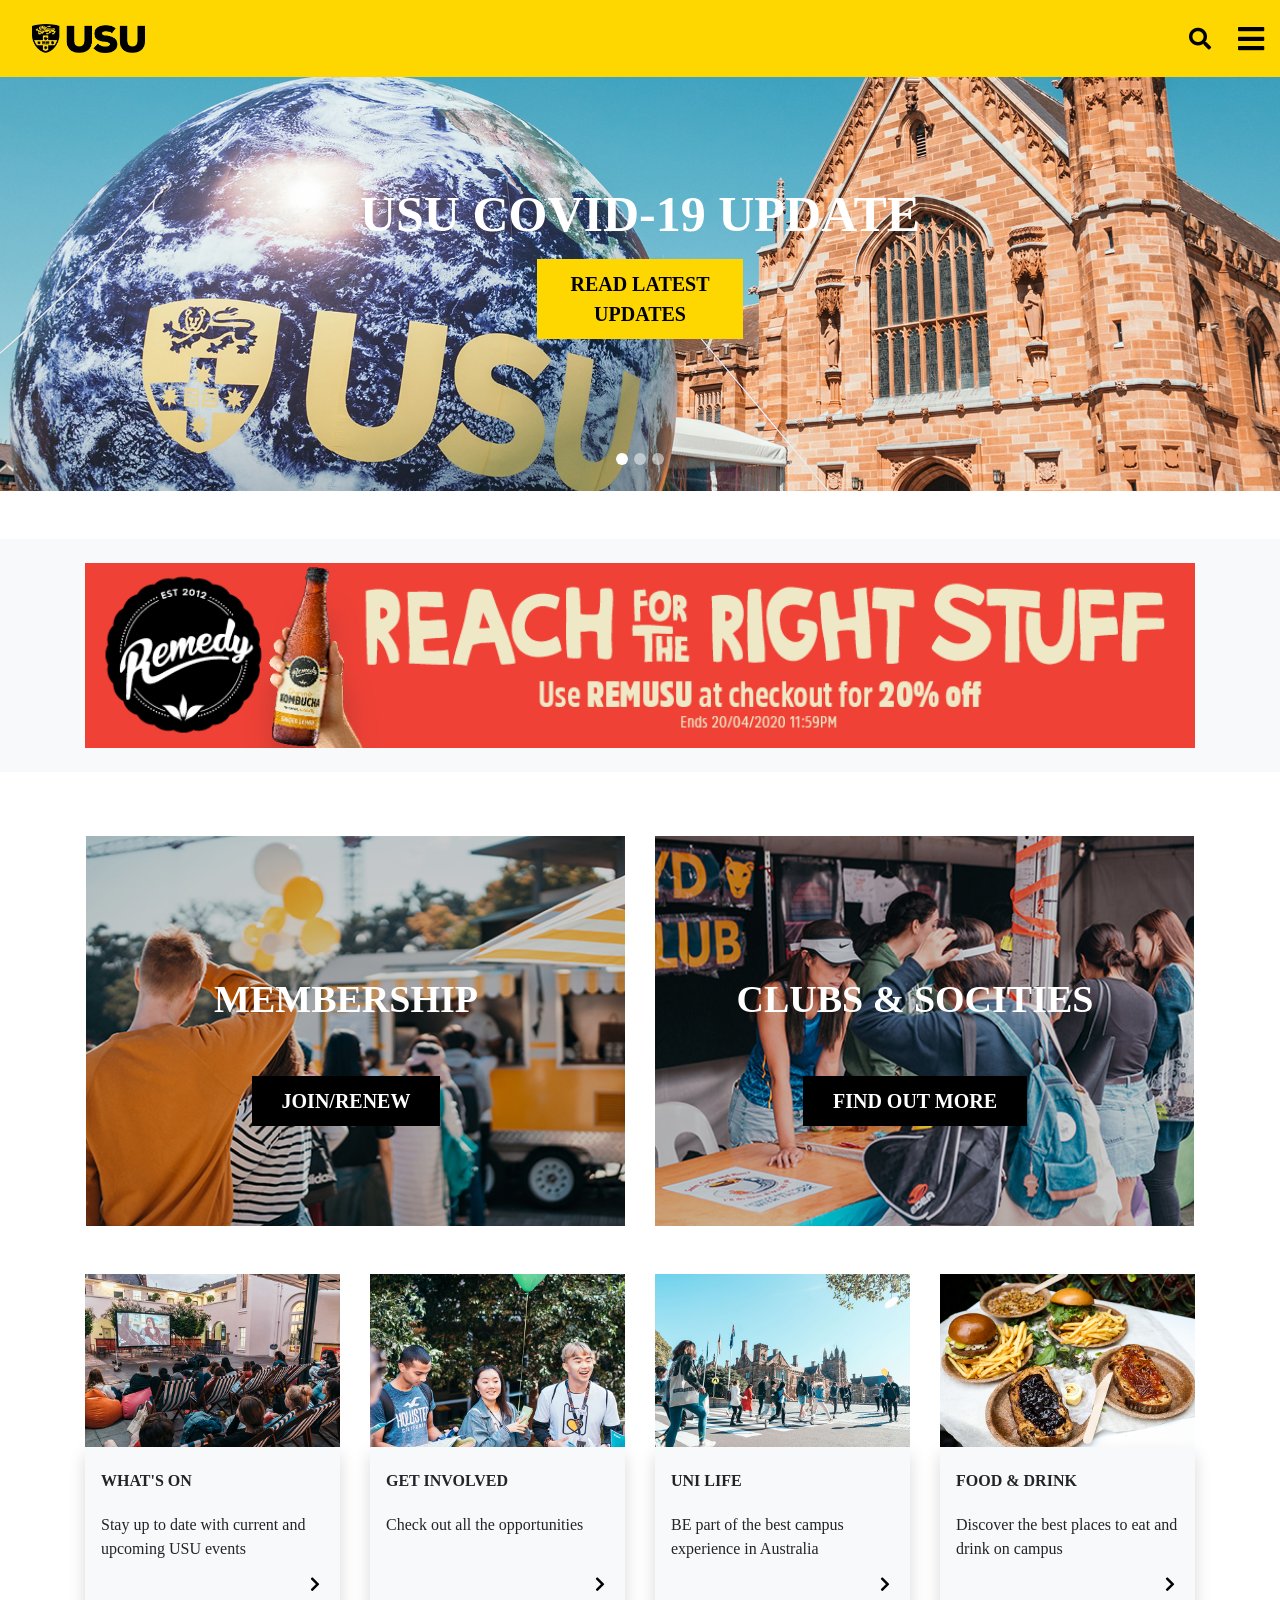
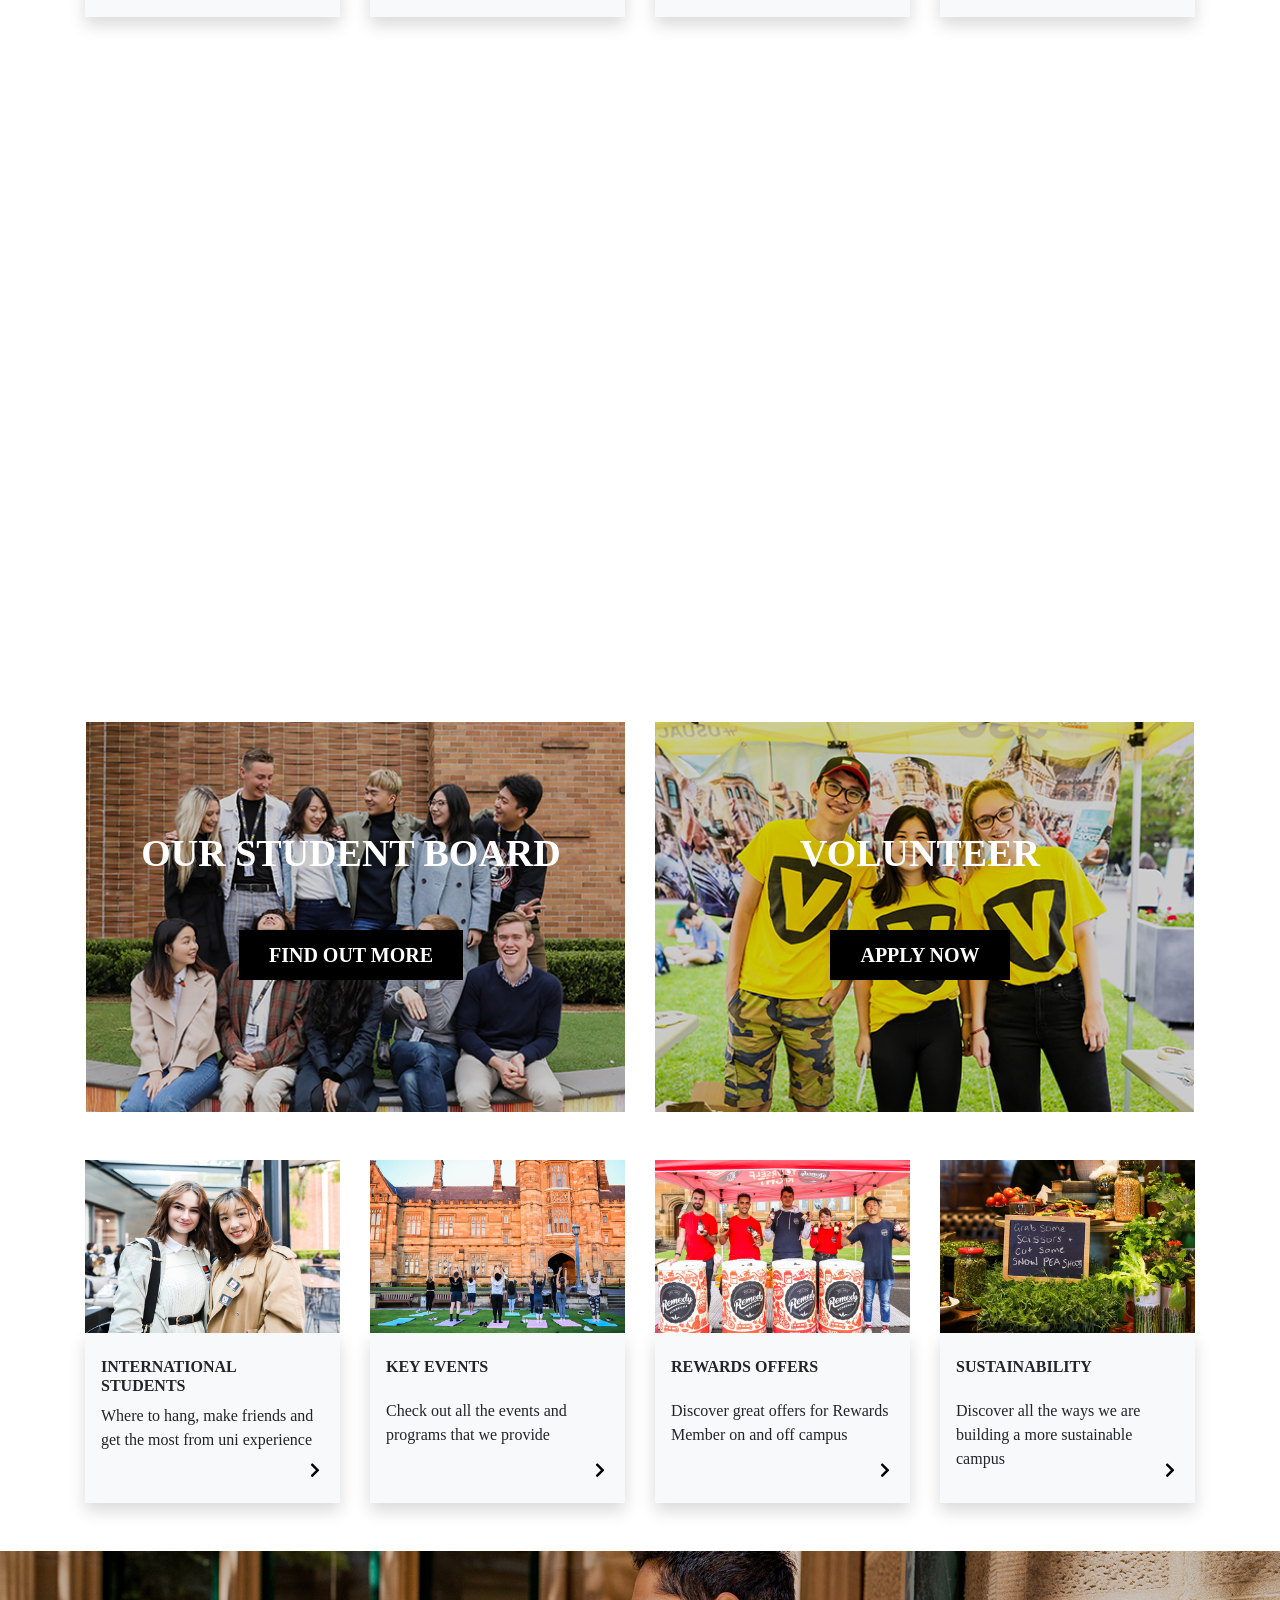
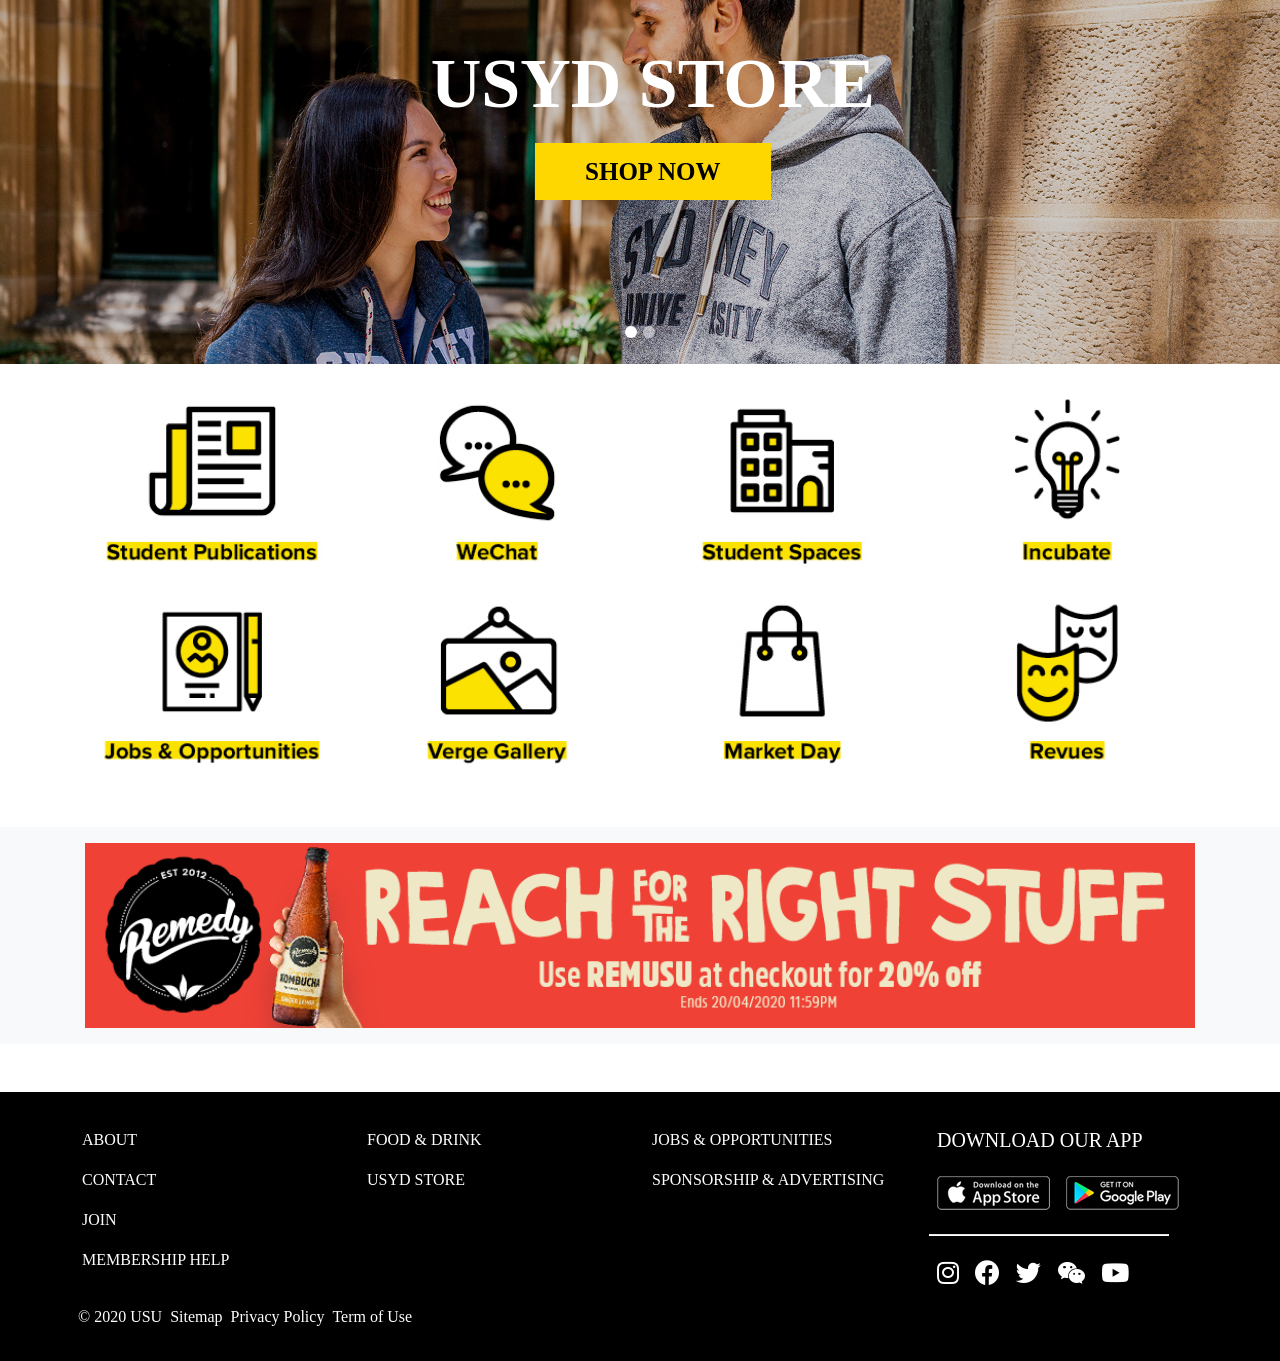
<file: index.html>
<!DOCTYPE html>
<html lang="en">
<head>
    <meta charset="UTF-8">
    <meta name="viewport" content="width=device-width, initial-scale=1.0">
    <title>Sydney Union</title>
    <!-- bootstrap 4 cdn  -->
    <link rel="stylesheet" href="https://cdn.jsdelivr.net/npm/bootstrap@4.6.2/dist/css/bootstrap.min.css"> 
    <!-- external css file -->
    <link rel="stylesheet" href="style.css">
    <!-- icons link -->
    <link rel="stylesheet" href="https://use.fontawesome.com/releases/v5.7.0/css/all.css" integrity="sha384-lZN37f5QGtY3VHgisS14W3ExzMWZxybE1SJSEsQp9S+oqd12jhcu+A56Ebc1zFSJ" crossorigin="anonymous">
</head>
<body>
 <!-- navbar mobile starts from here -->
<nav class="navbar navbar-expand-md nav_mobile position-relative bg-warning">
  <a href=""><img class="img-fluid logo p-3" src="images/usu_logo.png" alt="Logo"></a>
    <span class="icon d-flex ">   
    <i class="fas fa-bars icon" id="open" onclick="openNav()"></i>
    <i class="fas fa-times" id="close" onclick="closeNav()"></i>
  </span>
</nav>
 <!-- Desktop navbar starts from here -->
 <nav class="navbar navbar-expand-md nav_desktop d-flex justify-content-between align-items-center">
  <a href=""><img class="img-fluid logo p-3" src="images/usu_logo.png" alt="Logo"></a>
  <div class="d-flex justify-content-around">
  <form class="form-inline d-flex align-items-center mr-2">
    <div class="input-group" id="change">
      <input type="text" id="search-input" class="form-control search-input" placeholder="">
      <div class="input-group-prepend">
        <span class="input-group-text" id="basic-addon1">
          <i class="fas fa-search search-icon " onclick="toggleSearch()"></i>
        </span>
      </div>
    </div>
  </form>
  <div class="icon d-flex align-items-center">
    <i class="fas fa-bars icon pl-2" id="deskopen" onclick="deskopenNav()"></i>
    <i class="fas fa-times icon pl-2" id="deskclose" onclick="deskcloseNav()"></i>
  </div>
</div>
</nav>

<div class="myNav overlay " id="myNav">
  <form class="form-inline p-4 nav_mobile" >
    <div class="input-group container">
      <input type="text" class="form-control" placeholder="Search" aria-label="Username" aria-describedby="basic-addon1">
      <div class="input-group-prepend">
        <span class="input-group-text search" id="basic-addon1">
          <i class="fas fa-search icon"></i>
        </span>
      </div>
    </div>
  </form>
  <div class="container p-5 p-sm-5 p-md-3 p-lg-3 p-xl-3 ">
    <div class="row">
      <div class="col-6 col-md-4 col-lg-4 col-xl-3 p-sm-2 p-md-4 p-lg-4 p-lg-4 mb-3">  
        <h4 class="text-white">About Us</h4>
        <div class="option">
        <a href="">Our Student Board</a>
        </div>
        <div class="option">
        <a href="">Sustainability</a>
        </div>
        <div class="option">
        <a href="">Jobs & Opportunities</a>
        </div>
        <div class="option"> 
        <a href="">Alumni & Friends</a>
        </div> 
        <div class="option">
        <a href="">Contact Us</a>
        </div>
      </div>
      <!-- col ends here -->
      <div class="col-6 col-md-4 col-lg-4 col-xl-3 p-sm-2 p-md-4 p-lg-4 p-lg-4 mb-3"> 
        <h4 class="text-white">Membership</h4>
        <div class="option">
        <a href="">Join / Renew</a>
        </div>  
        <div class="option">
        <a href="">Rewards Offers</a>
        </div>
        <div class="option">
        <a href="">Membership</a>
        </div>
        <div class="option"> 
        <a href="">Help</a>
        </div>  
        <div class="option">
        <a href="">USU App</a>
        </div>
      </div>
      <!-- col ends here -->
      <div class="col-6 col-md-4 col-lg-4 col-xl-3 p-sm-2 p-md-4 p-lg-4 p-lg-4 mb-3">  
        <h4 class="text-white">What's On</h4>    
        <div class="option">
        <a href="">Event Calendar</a>
        </div>  
        <div class="option">
        <a href="">Key Events</a>
        </div>  
        <div class="option">
        <a href="">Manning Bar</a>
        </div>
        <div class="option"> 
        <a href="">Hermann's Bar</a>
        </div> 
        <div class="option">
        <a href="">USU App</a>
        </div>
      </div>
      <!-- col ends here -->
      <div class="col-6 col-md-4 col-lg-4 col-xl-3 p-sm-2 p-md-4 p-lg-4 p-lg-4 mb-3"> 
        <h4 class="text-white">Clubs & Socities</h4>  
        <div class="option">
        <a href="">Clubs & Societies A-Z</a>
        </div>
        <div class="option">
        <a href="">Start a club</a>
        </div>
        <div class="option">
        <a href="">Venue & Equipemtn Hire</a>
        </div>
        <div class="option"> 
        <a href="">Clubs Portal</a>
        </div> 
        <div class="option">
        <a href="">USU App</a>
        </div>
      </div>
      <!-- col ends here -->
      <div class="col-6 col-md-4 col-lg-4 col-xl-3 p-sm-2 p-md-4 p-lg-4 p-lg-4 mb-3">
        <h4 class="text-white"> Get Involved</h4>
        <div class="option">
        <a href="">Student Board Elections Volunteers</a>
        </div>
        <div class="option">
        <a href="">INCUBATE</a>
        </div> 
        <div class="option">
        <a href="">MAD- Make a Difference</a>
        </div>
        <div class="option"> 
        <a href=""> Palladian Cup</a>
        </div> 
        <div class="option">
        <a href="">USU Creative Awards</a>
        </div>
        <div class="option">
          <a href="">USU Markets</a>
        </div>
        <div class="option">
          <a href="">Hermes</a>
        </div>
        <div class="option">
          <a href="">Languaga Exchange</a>
        </div>
        <div class="option">
          <a href="">Student Publications</a>
        </div>
      </div>
      <!-- col ends here -->
      <div class="col-6 col-md-4 col-lg-4 col-xl-3 p-sm-2 p-md-4 p-lg-4 p-lg-4 mb-3"> 
        <h4 class="text-white">Uni Life</h4>
        <div class="option">
        <a href="">International Students</a>
        </div>
        <div class="option">
        <a href="">Student Employement</a>
        </div>
        <div class="option">
        <a href="">WeChat</a>
        </div>
      </div>
      <!-- col ends here -->
      <div class="col-6 col-md-4 col-lg-4 col-xl-3 p-sm-2 p-md-4 p-lg-4 p-lg-4 mb-2">  
        <h4 class="text-white">Shop</h4>
        <div class="option">
        <a href="">USYD STORE</a>
        </div>
        <div class="option">
          <a href="">Graduation Hire</a>
        </div> 
      </div>
      <!-- col ends here -->
      <div class="col-12 col-md-4 col-lg-4 col-xl-3 p-sm-2 p-md-4 p-lg-4 p-lg-4 mb-2">
        <h4 class="text-white">Food & Drink</h4>
        <hr class="hr_white">
        <div class="social-media d-flex ">
          <a href=""><i class='fab fa-instagram p-2'></i></a>
          <a href=""><i class='fab fa-facebook p-2'></i></a>
          <a href=""><i class='fab fa-twitter p-2'></i></a>
          <a href=""><i class='fab fa-weixin p-2'></i></a>
          <a href=""><i class='fab fa-youtube p-2'></i></a>
        </div>
      </div>
      <!-- col ends here -->
    </div>
    <!-- row ends here -->
  </div>
  <!-- container ends here -->
</div>
<!-- navbar ends here -->

<!-- carosuel stars from here -->
<div id="desktop_carousel" class="carousel slide position-relative" data-ride="carousel">
    <ul class="carousel-indicators" id="carosusel-indi">
      <li data-target="#demo" data-slide-to="0" class="active"></li>
      <li data-target="#demo" data-slide-to="1"></li>
      <li data-target="#demo" data-slide-to="2"></li>
    </ul>
    <div class="carousel-inner ">
      <div class="carousel-item active">
        <img class="img-fluid mobile_appic" src="images/apppic.jpg" alt="Grad">
        <img class="img-fluid desktop_home" src="images/Websitehomepageheader.jpg" alt="Grad">
        <div class="inside position-absolute">    
          <div class="header text-white mb-auto">
              USU COVID-19 UPDATE
          </div>
          <div class="btn">
            <button class="buttn text-black font-weight-bold">READ LATEST UPDATES</button>
          </div>
        </div>
      </div>
      <div class="carousel-item">
        <img class="img-fluid mobile_members" src="images/MembershipSlide2Slider1Mobile.jpg" alt="Grad">
        <img class="img-fluid desktop_members" src="images/MembershipSlide2Slider1Desktop.jpg" alt="Grad">
        <div class="inside position-absolute">      
          <div class="header text-white mb-auto">
            MEMBERSHIP
          </div>
          <div class="btn">
            <button class="buttn text-black font-weight-bold">JOIN NOW</button>
          </div>
        </div>
      </div>
      <div class="carousel-item ">
        <img class="img-fluid desktop_web" src="images/webcarousel-1920x630.jpg" alt="web_Car">
        <img class="img-fluid mobile_web" src="images/webcarousel-mob-750x750.jpg" alt="web_Car">
        <div class="inside position-absolute">   
          <div class="header text-white mb-auto">
            BOARD NOMINATIONS OPEN
          </div>
          <div class="btn">
            <button class="buttn text-black font-weight-bold">NOMINATE NOW</button>
          </div>
        </div>
      </div>
    </div>
</div>
<!-- carosuel ends here -->
<div class="mob_img py-5 bg-light my-5">
  <img class="img-fluid mob_img" src="images/Web-Mob-750x280.png" alt="web_mobile">
</div> 
<div class="desk_img py-4 bg-light my-5">
    <div class="container">
    <img class="img-fluid desk_img" src="images/Web-Desktop1080x180.png" alt="web_desktop">
    </div>
</div>
<!-- member-box mobile starts from here -->
<div class="member_box mb-3 mobile_member">
  <div class="row"> 
    <div class="col-12 col-sm-12 col-md-6 col-lg-6 col-xl-6 mb-3 position-relative">
      <img class="img-fluid vol_img" src="images/MembershipBox1.jpg" alt="student_board">   
        <div class="head-btn container position-absolute ">
          <div class="header mb-5 text-white font-weight-bold">
            MEMBERSHIP
          </div>
          <div class="bttn">
            <button class="buttn text-white text-white font-weight-bold">JOIN/RENEW</button>
          </div>                  
        </div>
    </div>
    <div class="col-12 col-sm-12 col-md-6 col-lg-6 col-xl-6 mb-3 position-relative">
     <img class="img-fluid vol_img" src="images/ClubsAndSocietiesBox2.jpg" alt="volunteerdemo">
     <div class="head-btn container position-absolute ">
      <div class="header mb-5 text-white font-weight-bold">
        CLUB & SOCITIES
      </div>
      <div class="bttn">
        <button class="buttn text-white text-white font-weight-bold">FIND OUT MORE</button>
      </div>                  
    </div>
   </div>
  </div>
  <!-- row ends here -->
 </div>
 <!-- member-box mobile ends here -->
<!-- member-box desktop starts from here -->
<div class="member_box mb-3 p-3 container desktop_member">
    <div class="row"> 
      <div class="col-12 col-md-6 col-lg-6 col-xl-6  mb-3">
        <img class="img-fluid vol_img" src="images/MembershipBox1.jpg" alt="student_board">    
        <div class="head-btn position-absolute ">
          <div class="header mb-5 text-white font-weight-bold">
            MEMBERSHIP
          </div>
          <div class="bttn">
            <button class="buttn text-white text-white font-weight-bold">JOIN/RENEW</button>
          </div>                  
        </div>
      </div>
      <div class="col-12 col-md-6 col-lg-6 col-xl-6  mb-3">
       <img class="img-fluid vol_img" src="images/ClubsAndSocietiesBox2.jpg" alt="volunteerdemo">
       <div class="head-btn position-absolute ">
        <div class="header mb-5 text-white font-weight-bold">
          CLUBS & SOCITIES
        </div>
        <div class="bttn">
          <button class="buttn text-white text-white font-weight-bold">FIND OUT MORE</button>
        </div>                  
      </div>
    </div>
    </div>
    <!-- row ends here -->
  </div>
   <!-- member-box desktop ends here -->

<div class="unilive-card container">
    <div class="row ">  
      <div class="col-12 col-sm-12 col-md-6 col-lg-3">
        <img class="card_image mobile_uni " src="images/WhatsOnCard1Mobile.jpg" alt="whatson_mobile">
        <img class="card_image desktop_uni " src="images/WhatsOnCard1Desktop.jpg" alt="whatson_desktop">
        <div class="position-relative shadow  p-3 mb-5 bg-light card_title">
            <div>
              <h6 class="pt-2 font-weight-bold">WHAT'S ON</h6>
              <p>
                Stay up to date with current
                and upcoming USU events 
              </p>
              <a class="icon-link" href="">
                <i class="icon fa fa-chevron-right position-absolute "></i>
             </a>    
            </div> 
        </div>
      </div>
      <div class="col-12 col-sm-12 col-md-6 col-lg-3">
        <img class="card_image mobile_uni " src="images/GetInvolvedCard2Mobile.jpg" alt="getinvolve_mobile">
        <img class="card_image desktop_uni " src="images/GetInvolvedCard2Desktop.jpg" alt="getinvolve_desktop">    
      <div class="position-relative shadow p-3 mb-5 bg-light card_title">
        <h6 class="pt-2 font-weight-bold">GET INVOLVED</h6>
          <div>
            <p>   
              Check out all the opportunities
            </p>
            <a class="icon-link" href="">
              <i class="icon fa fa-chevron-right position-absolute "></i>
           </a>   
          </div> 
        </div>  
      </div>
      <div class="col-12 col-sm-12 col-md-6 col-lg-3">
        <img class="card_image mobile_uni " src="images/UniLifeCard3Mobile.jpg" alt="unilife_mobile">
        <img class="card_image desktop_uni " src="images/UniLifeCard3Desktop.jpg" alt="unilife_desktop"> 
      <div class="position-relative shadow p-3 mb-5 bg-light card_title">
        <h6 class="pt-2 font-weight-bold">UNI LIFE</h6>
          <div>
            <p>   
              BE part of the best campus 
              experience in Australia
            </p>
            <a class="icon-link" href="">
              <i class="icon fa fa-chevron-right position-absolute "></i>
           </a>    
          </div> 
        </div>  
      </div>
      <div class="col-12 col-sm-12 col-md-6 col-lg-3">
        <img class="card_image mobile_uni" src="images/FoodandDrinkCard4Mobile.jpg" alt="food_mobile">
        <img class="card_image desktop_uni " src="images/FoodandDrinkCard4Desktop-(2).jpg" alt="food_desktop">
        
      <div class="position-relative shadow p-3 mb-5 bg-light card_title">
        <h6 class="pt-2 font-weight-bold">FOOD & DRINK</h6>
        <div>
          <p>   
            Discover the best places to eat
            and drink on campus
          </p>
          <a class="icon-link" href="">
            <i class="icon fa fa-chevron-right position-absolute "></i>
         </a>     
        </div>      
        </div>  
      </div>
    </div>
     <!-- row ends here -->
  </div>
  <!-- unilive-card ends here -->

  <!-- video stars from here -->
  <div class="mob_video mb-3">
    <div class="embed-responsive embed-responsive-16by9">
      <iframe class="embed-responsive-item" src="https://www.youtube.com/embed/RhP849q5Dyg"></iframe>
    </div>
  </div> 
  <div class="desk_video container mb-3">
    <div class="embed-responsive embed-responsive-16by9">
      <iframe class="embed-responsive-item" src="https://www.youtube.com/embed/RhP849q5Dyg"></iframe>
    </div>
  </div>
  <!-- video ends here  -->

  <!-- volunteer-board starts from here -->
 <div class="volunteer-board mb-3 mobile_volun">
  <div class="row">
    <div class="col-12 col-md-6 col-lg-6 mb-3 position-relative">
      <img class="img-fluid vol_img p-2" src="images/OurStudentBoardDemoBox3.jpg" alt="student_board"> 
        <div class="head-btn container position-absolute ">
          <div class="header mb-5 text-white font-weight-bold">
            OUR STUDENT BOARD
          </div>
          <div class="bttn">
            <button class="buttn text-white text-white font-weight-bold">FIND OUT MORE</button>
          </div>                  
        </div>
    </div>
    <div class="col-12  col-md-6 col-lg-3 mb-3 position-relative">
     <img class="img-fluid " src="images/VolunteerDemoBox4.jpg" alt="volunteerdemo">
     <div class="head-btn container position-absolute ">
      <div class="header mb-5 text-white font-weight-bold">
       VOLUNTEER
      </div>
      <div class="bttn">
        <button class="buttn text-white text-white font-weight-bold">APPLY NOW</button>
      </div>                  
    </div>
    </div>
  </div>
  <!-- row ends here -->
 </div>
 <!-- volunteer ends here -->

<!-- volunteer-board starts from here -->
<div class="volunteer-board mb-3 p-3 container desktop_volun">
  <div class="row"> 
    <div class="col-12 col-md-6 col-lg-6 col-xl-6 mb-3">
        <img class="img-fluid vol_img" src="images/OurStudentBoardDemoBox3.jpg" alt="student_board">     
        <div class="head-btn  position-absolute ">
          <div class="header mb-5 text-white font-weight-bold">
            OUR STUDENT BOARD
          </div>
          <div class="bttn">
            <button class="buttn text-white text-white font-weight-bold">FIND OUT MORE</button>
          </div>                  
        </div>
      </div>
      <div class="col-12  col-md-6 col-lg-6  col-xl-6 mb-3">
       <img class="img-fluid vol_img" src="images/VolunteerDemoBox4.jpg" alt="volunteerdemo">  
       <div class="head-btn position-absolute ">
        <div class="header mb-5 text-white font-weight-bold">
         VOLUNTEER
        </div>
        <div class="bttn">
          <button class="buttn text-white text-white font-weight-bold">APPLY NOW</button>
        </div>                  
      </div>
      </div>
    </div>
    <!-- row ends here -->
   </div>
   <!-- volunteer ends here -->


<div class="student-card container">
  <div class="row">  
    <div class="col-12 col-md-6 col-lg-3">
      <img class="card_image mobile_int " src="images/InternationalStudentsCard5Mobile.jpg" alt="international_mobile">
      <img class="card_image desktop_int " src="images/InternationalStudentsCard5Desktop-(1).jpg" alt="international_desktop">   
    <div class="position-relative shadow p-3 mb-5 bg-light card_title">
          <h6 class="pt-2 font-weight-bold">INTERNATIONAL STUDENTS</h6>
          <p >   
            Where to hang, make friends and get
            the most from uni experience
          </p>
          <a class="icon-link" href="">
            <i class="icon fa fa-chevron-right position-absolute "></i>
          </a>     
      </div>  
    </div>
    <div class="col-12 col-md-6 col-lg-3">
      <img class="card_image mobile_int " src="images/KeyEventsCard6Mobile.jpg" alt="keyevent_mobile">
      <img class="card_image desktop_int " src="images/KeyEventsCard6Desktop.jpg" alt="keyevent_desktop">   
    <div class="position-relative shadow p-3 mb-5 bg-light card_title ">
      <h6 class="pt-2 font-weight-bold">KEY EVENTS</h6>
        <div>
          <p class="">   
            Check out all the events and 
            programs that we provide
          </p>
          <a class="icon-link" href="">
            <i class="icon fa fa-chevron-right position-absolute "></i>
          </a>     
        </div> 
      </div>  
    </div>
    <div class="col-12 col-md-6 col-lg-3">
      <img class="card_image mobile_int " src="images/RewardsCard7Mobile.jpg" alt="rewards_mobile">
      <img class="card_image desktop_int " src="images/RewardsCard7Desktop.jpg" alt="rewards_desktop">
    <div class="position-relative shadow p-3 mb-5 bg-light card_title ">
      <h6 class="pt-2 font-weight-bold">REWARDS OFFERS</h6>
        <div>
          <p>   
            Discover great offers for Rewards
            Member on and off campus
          </p>
          <a class="icon-link" href="">
            <i class="icon fa fa-chevron-right position-absolute "></i>
          </a>         
        </div> 
      </div>  
    </div>
    <div class="col-12 col-md-6 col-lg-3">
      <img class="card_image mobile_int " src="images/SustainabilityCard8Mobile.jpg" alt="sustainable_mobile">
      <img class="card_image desktop_int " src="images/SustainabilityCard8Desktop.jpg" alt="sustainable_desktop">
    <div class="position-relative shadow p-3 mb-5 bg-light card_title ">
      <h6 class="pt-2 font-weight-bold">SUSTAINABILITY</h6>
      <div>
        <p>   
          Discover all the ways we are
          building a more sustainable campus
        </p>
        <a class="icon-link" href="">
          <i class="icon fa fa-chevron-right position-absolute "></i>
        </a>       
      </div>     
      </div>  
    </div>
  </div>
   <!-- row ends here -->
</div>
<!-- student card system ends here -->

<!-- carosuel stars from here -->
<div id="mobile_carousel" class="carousel slide position-relative mb-3" data-ride="carousel">
  <ul class="carousel-indicators">
    <li data-target="#demo" data-slide-to="0" class="active"></li>
    <li data-target="#demo" data-slide-to="1"></li>
  </ul>
  <div class="carousel-inner ">
    <div class="carousel-item active">
      <img class="img-fluid mobile_usyd" src="images/USYDStoreSlide1Slider2Mobile.jpg" alt="USYD">
      <img class="img-fluid desktop_usyd" src="images/USYDStoreSlide1Slider2Desktop.jpg" alt="USYD">
       <div class="inside position-absolute">      
         <div class="header text-white ">
            USYD STORE
         </div>
         <div class="btn">
          <button class="buttn text-black font-weight-bold">SHOP NOW</button>
        </div>        
       </div>
    </div>
    <div class="carousel-item">
      <img class="img-fluid mobile_grad" src="images/GradHireSlide2Slider2Mobile.jpg" alt="Grad">
      <img class="img-fluid desktop_grad" src="images/GradHireSlide2Slider2Desktop.jpg" alt="Grad">
      <div class="inside position-absolute">        
        <div class="header text-white ">
          GRADUATION HIRE
        </div>
        <div class="btn">
          <button class="buttn text-black font-weight-bold">HIRE NOW</button>
        </div>        
      </div>
    </div>
  </div>
</div>
<!-- carosuel ends here -->

 <!-- USU card starts from here -->
  <div class="usu-card-web-icons mb-3">
  <div class="container">
      <div class="row">
        <div class="col-6 col-lg-3 col-md-6">
            <img class="mobile card-img-top" src="images/USU-WEB-ICONS_167-5x131-59_1.jpg" alt="Student Publication Mobile">
            <img class="desktop card-img-top" src="images/USU-WEB-ICONS_247-5x194-45_1.jpg" alt="Student Publication desktop">
        </div>
        <div class="col-6 col-lg-3 col-md-6">
          <img class="mobile card-img-top" src="images/USU-WEB-ICONS_167-5x131-59_2.jpg" alt="we chat mobile">
          <img class="desktop card-img-top" src="images/USU-WEB-ICONS_247-5x194-45_2-(1).jpg" alt="we chat desktop">
        </div>
        <div class="col-6 col-lg-3 col-md-6">
          <img class="mobile card-img-top" src="images/USU-WEB-ICONS_167-5x131-59_3-(1).jpg" alt="Student spaces mobile">
          <img class="desktop card-img-top" src="images/USU-WEB-ICONS_247-5x194-45_3.jpg" alt="Student spaces desktop">
        </div>
        <div class="col-6 col-lg-3 col-md-6">
            <img class="mobile card-img-top" src="images/USU-WEB-ICONS_167-5x131-59_4-(1).jpg" alt="incubated mobile">
            <img class="desktop card-img-top" src="images/USU-WEB-ICONS_247-5x194-45_4.jpg" alt="incubated desktop">
        </div>
        <div class="col-6 col-lg-3 col-md-6">
            <img class="mobile card-img-top" src="images/USU-WEB-ICONS_167-5x131-59_5.jpg" alt="Job & oppurtunity mobile">
            <img class="desktop card-img-top" src="images/USU-WEB-ICONS_247-5x194-45_5.jpg" alt="Job & oppurtunity desktop">
        </div>
        <div class="col-6 col-lg-3 col-md-6">
            <img class="mobile card-img-top" src="images/USU-WEB-ICONS_167-5x131-59_6.jpg" alt="Verge Gallery mobile">
            <img class="desktop card-img-top" src="images/USU-WEB-ICONS_247-5x194-45_6.jpg" alt="Verge Gallery desktop">
        </div>
        <div class="col-6 col-lg-3 col-md-6">
            <img class="mobile card-img-top" src="images/USU-WEB-ICONS_167-5x131-59_7.jpg" alt="Student Publication mobile">
            <img class="desktop card-img-top" src="images/USU-WEB-ICONS_247-5x194-45_7.jpg" alt="Student Publication desktop">
        </div>
        <div class="col-6 col-lg-3 col-md-6">
            <img class="mobile card-img-top" src="images/USU-WEB-ICONS_167-5x131-59_8.jpg" alt="web mobile">
            <img class="desktop card-img-top" src="images/USU-WEB-ICONS_247-5x194-45_8.jpg" alt="web desktop">
        </div>
      </div>
  </div>
  <!-- card ends here -->
  </div>
  <!-- USU cards ends here -->
  <!-- advertise starts from here -->
  <div class="mob_img bg-light my-5">
    <img class="img-fluid mob_img" src="images/Web-Mob-750x280.png" alt="web_mobile">
  </div>
   <!-- advertise ends here -->
  <div class="desk_img p-3  bg-light my-5">
      <div class="container">
        <img class="img-fluid desk_img" src="images/Web-Desktop1080x180.png" alt="web_desktop">
      </div>
  </div>
<!-- footer_desktop stars from here -->
<div class="footer ">
  <div class="container py-4">
  <div class="row">
    <div class="col-12 col-md-4 col-lg-3 p-1 p-sm-1">
    <div class="option p-2">
      <a href="">ABOUT</a>
    </div>  
    <div class="option p-2">
      <a href=""> CONTACT</a>
    </div> 
    <div class="option p-2">
      <a href=""> JOIN</a>
    </div>
    <div class="option p-2">
      <a href="">MEMBERSHIP HELP</a>
    </div>
    </div>
    <!-- col ends here -->
    <div class="col-12 col-md-4 col-lg-3 p-1 p-sm-1">
    <div class="option p-2">
      <a href=""> FOOD & DRINK</a>
    </div>
    <div class="option p-2">
      <a href="">USYD STORE</a>
    </div>
    </div>
    <!-- col ends here -->
    <div class="col- 12 col-md-4 col-lg-3 p-1 p-sm-1">
    <div class="option p-2">
      <a href="">JOBS & OPPORTUNITIES</a>
    </div> 
    <div class="option p-2">
      <a href=""> SPONSORSHIP & ADVERTISING</a>
    </div>
    </div>
    <!-- col ends here  -->
    <div class="col-md-12 col-lg-3 p-1 p-sm-1">
    <h5 class="p-2 p-sm-2">DOWNLOAD OUR APP</h5>
    <div class="d-flex "> 
      <a href="">
      <img class="img-fluid p-2 p-sm-2" src="images/app_store.png" alt="app-store">
      </a>
      <a href="">
        <img class="img-fluid p-2 p-sm-2" src="images/play_store.png" alt="play-store">
      </a> 
      </div>
  <hr class="hr_white ">
    <div class="social-media d-flex ">
    <a href=""><i class='fab fa-instagram p-2'></i></a>
    <a href=""><i class='fab fa-facebook p-2'></i></a>
    <a href=""><i class='fab fa-twitter p-2'></i></a>
    <a href=""><i class='fab fa-weixin p-2'></i></a>
    <a href=""><i class='fab fa-youtube p-2'></i></a>
    </div>
  <!-- social_media link ends here -->
  </div>
  <!-- col ends here -->
  </div> 
  <!-- row ends here -->
  <div class="row">
   <div class="col-md-12 col-lg-12 p-1 ">
    <div class="other_shortcuts d-flex ">
      <div class="option p-1">
        &copy; 2020 USU
      </div>
      <div class="option p-1">
        <a href="#">Sitemap</a>
      </div>
      <div class="option p-1">
        <a href="#">Privacy Policy</a>
      </div>
      <div class="option p-1">
        <a href="#">Term of Use</a>
      </div>
    </div>
      <!-- container ends here -->
  </div>
  <!-- row ends here -->
  </div>
  <!-- conatiner ends here -->
</div>
 <!-- footer_desktop ends here -->
</div>

<!-- JS for navbar -->
<script>
  function openNav() {
    document.getElementById("myNav").style.height = "100%";
    document.getElementById("open").style.display="none";
    document.getElementById("close").style.display="block";
  }
  function closeNav() {
    document.getElementById("myNav").style.height = "0%";
    document.getElementById("open").style.display="block";
    document.getElementById("close").style.display="none";
  }
  
  function deskopenNav() {
  document.getElementById("myNav").style.height = "100%";
  document.getElementById("deskopen").style.display="none";
  document.getElementById("deskclose").style.display="block";
  document.getElementById("change").style.border="none";
  }
  function deskcloseNav() {
    document.getElementById("myNav").style.height = "0%";
    document.getElementById("deskopen").style.display="block";
    document.getElementById("deskclose").style.display="none";
    document.getElementById("change").style.border="none";   
  }
  function toggleSearch(){
    document.getElementById("change").style.border="2px solid white"; 
  } 
</script>
<!-- JS for navbar -->
<!-- bootstrap 4 jQuery library, Popper JS, Compiled JavaScript -->
<script src="https://cdn.jsdelivr.net/npm/jquery@3.7.1/dist/jquery.slim.min.js"></script>
<script src="https://cdn.jsdelivr.net/npm/popper.js@1.16.1/dist/umd/popper.min.js"></script>
<script src="https://cdn.jsdelivr.net/npm/bootstrap@4.6.2/dist/js/bootstrap.bundle.min.js"></script>
</body>
</html>
</file>
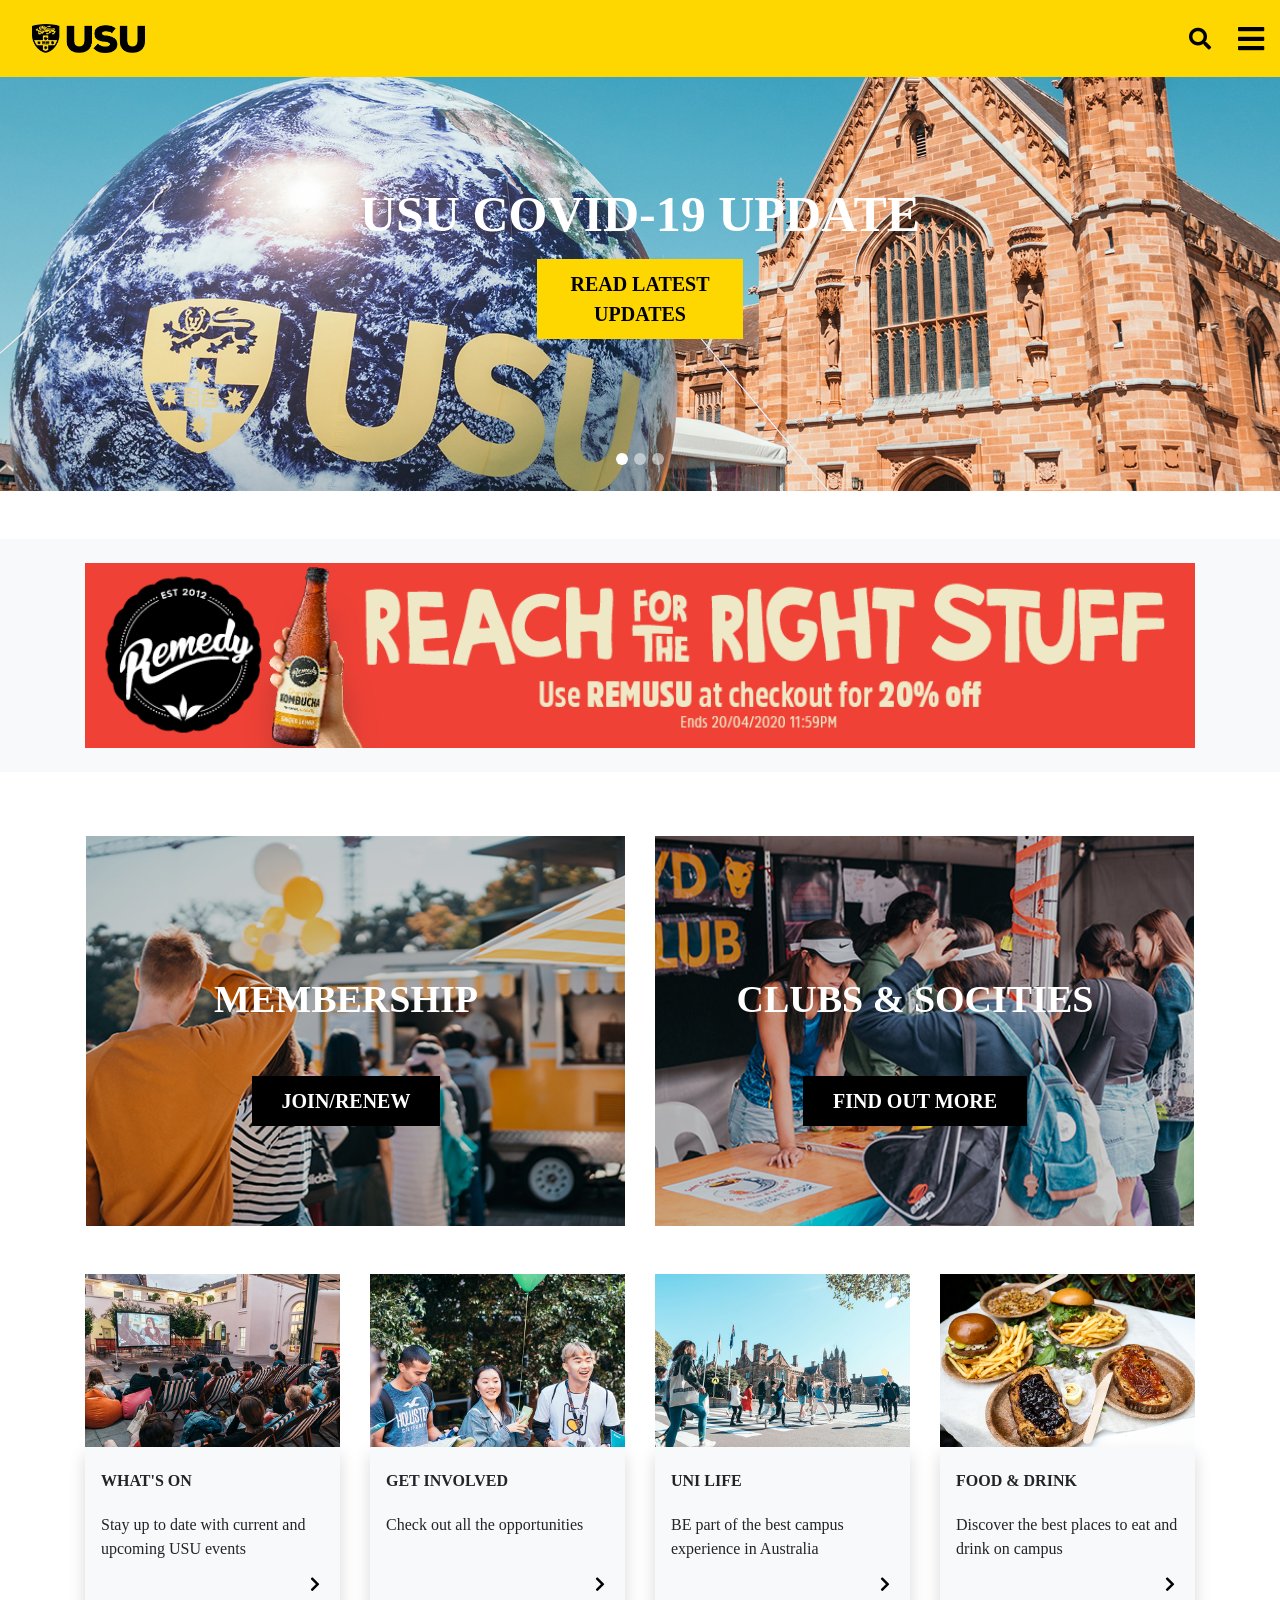
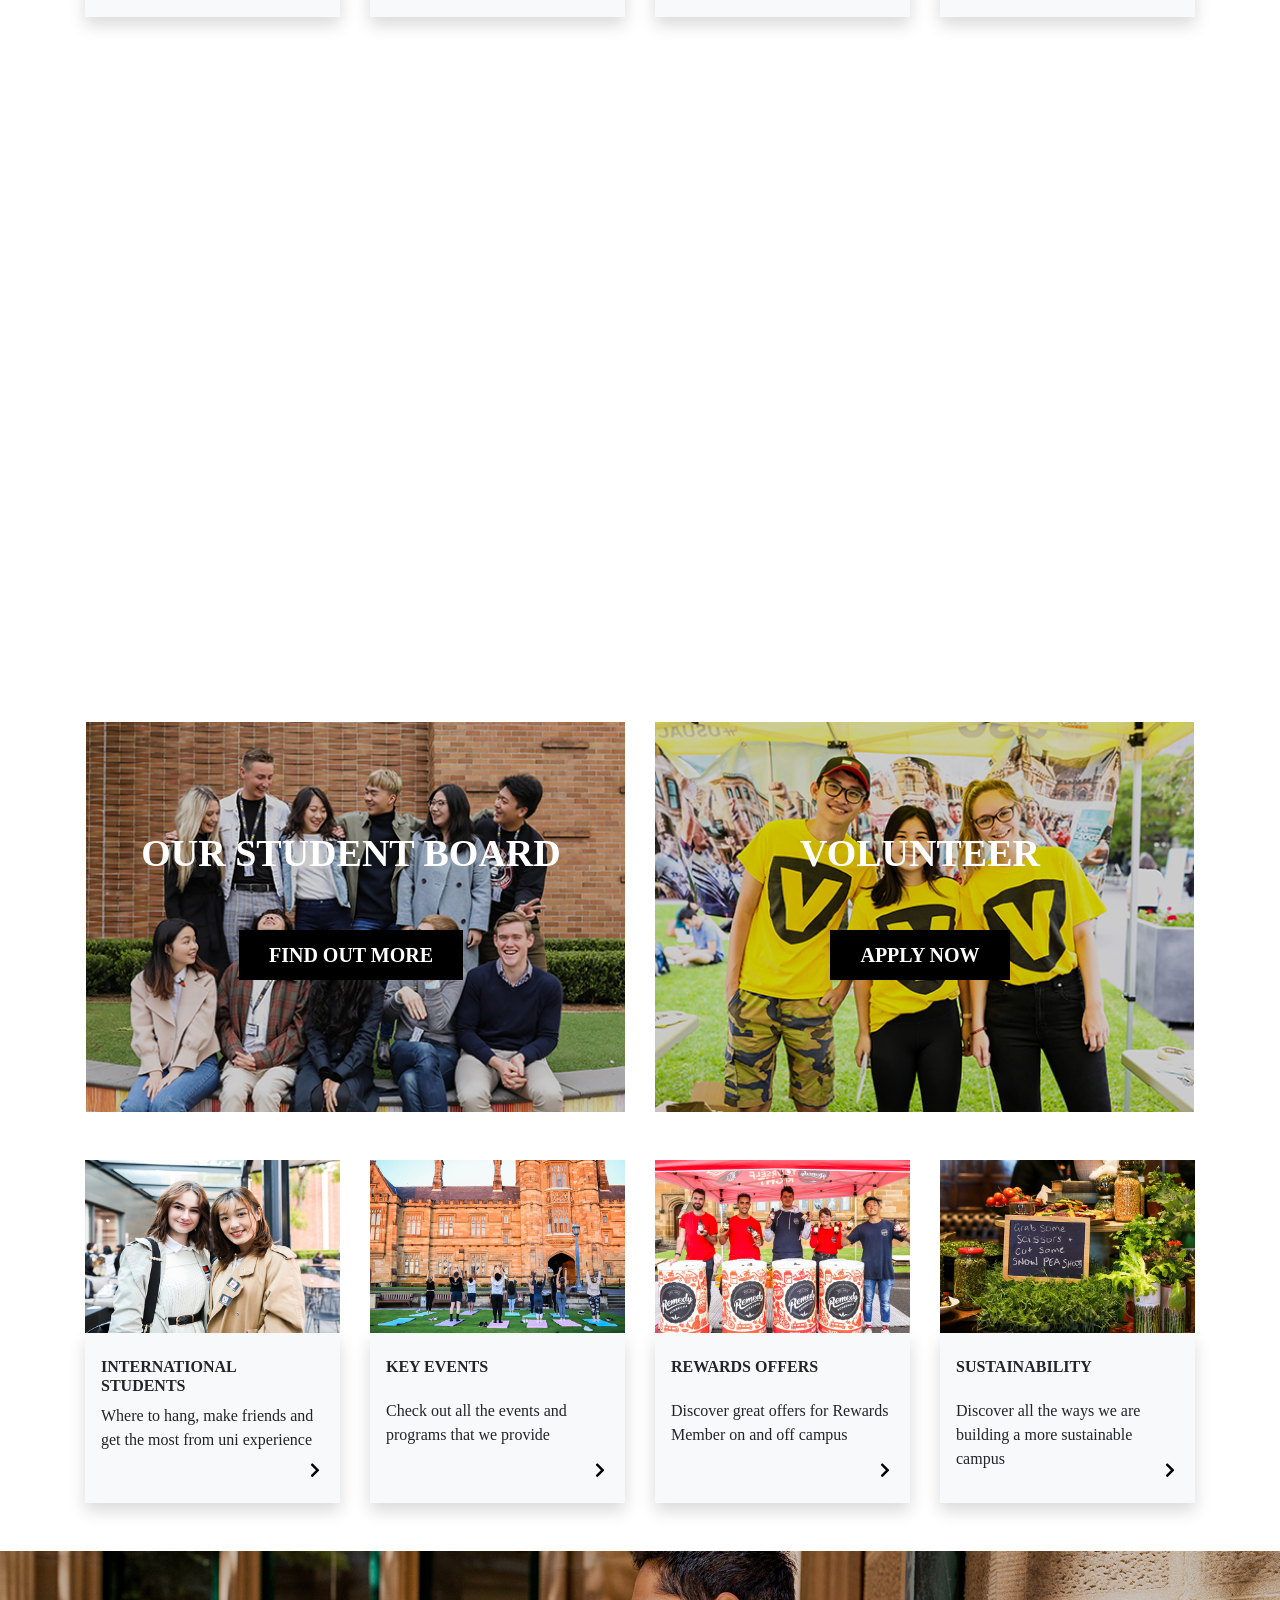
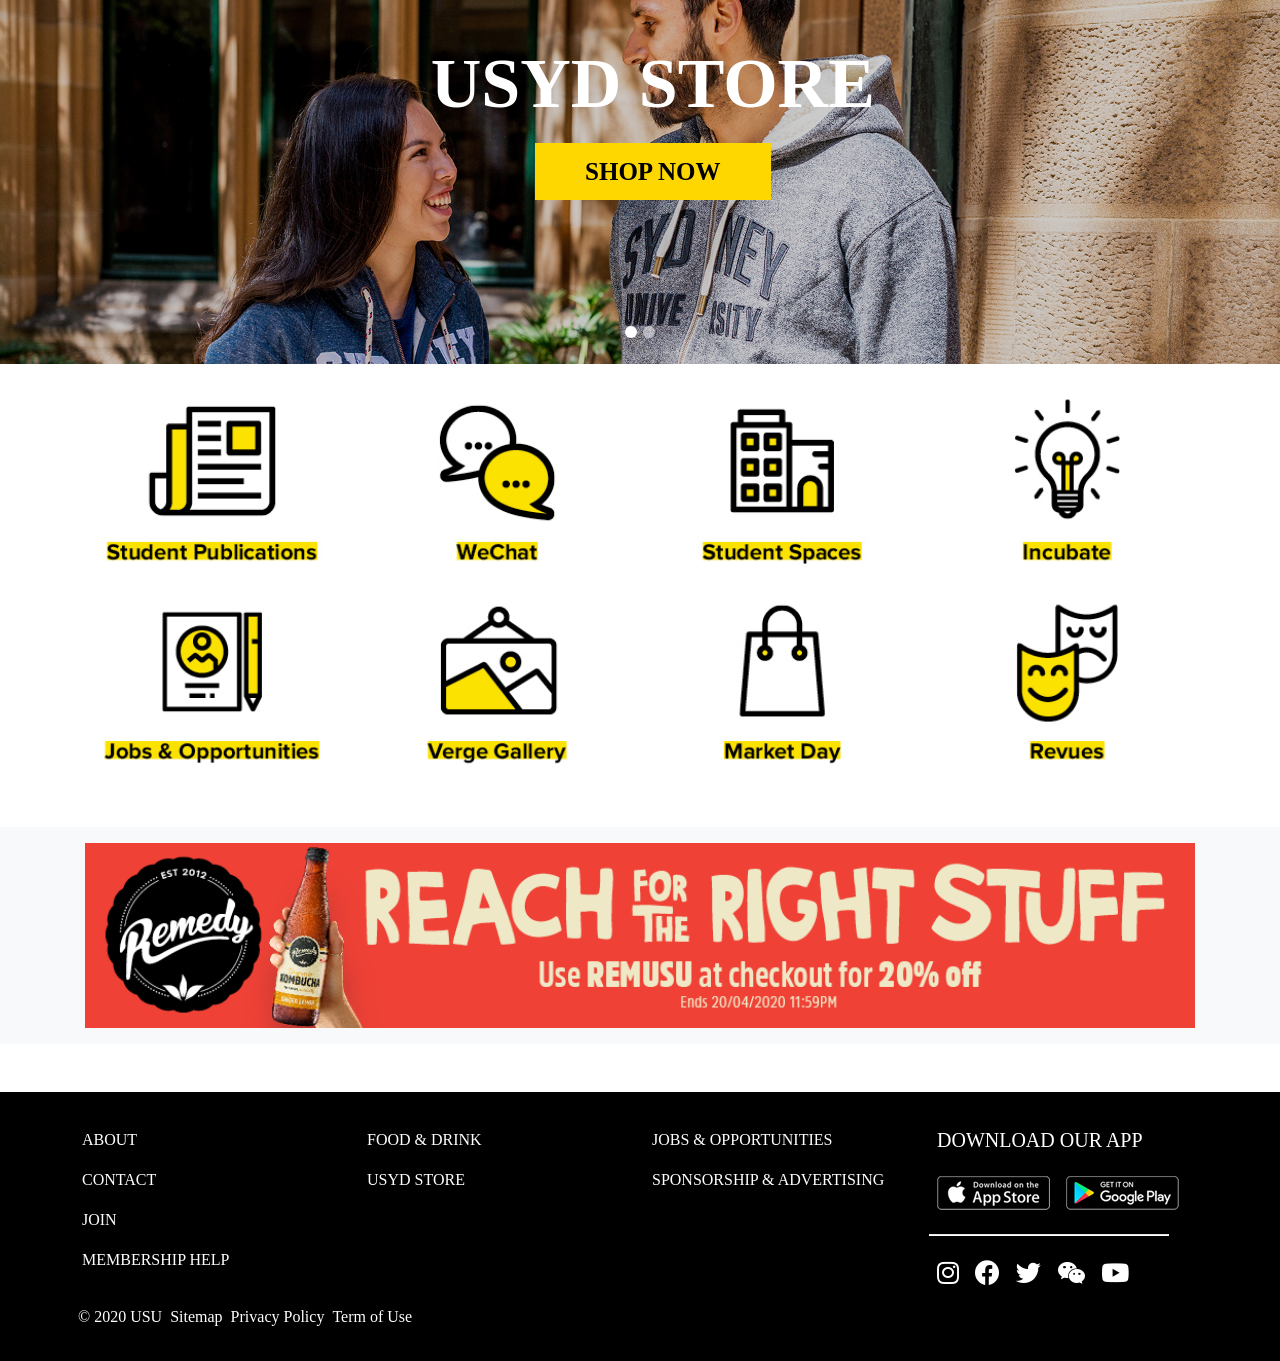
<file: home.html>
<!DOCTYPE html>
<html lang="en">
<head>
    <meta charset="UTF-8">
    <meta name="viewport" content="width=device-width, initial-scale=1.0">
    <title>Sydney Union</title>
    <!-- bootstrap 4 cdn  -->
    <link rel="stylesheet" href="https://cdn.jsdelivr.net/npm/bootstrap@4.6.2/dist/css/bootstrap.min.css"> 
    <!-- external css file -->
    <link rel="stylesheet" href="style.css">
    <!-- icons link -->
    <link rel="stylesheet" href="https://use.fontawesome.com/releases/v5.7.0/css/all.css" integrity="sha384-lZN37f5QGtY3VHgisS14W3ExzMWZxybE1SJSEsQp9S+oqd12jhcu+A56Ebc1zFSJ" crossorigin="anonymous">
</head>
<body>
 <!-- navbar mobile starts from here -->
<nav class="navbar navbar-expand-md nav_mobile position-relative bg-warning">
  <a href=""><img class="img-fluid logo p-3" src="images/usu_logo.png" alt="Logo"></a>
    <span class="icon d-flex ">   
    <i class="fas fa-bars icon" id="open" onclick="openNav()"></i>
    <i class="fas fa-times" id="close" onclick="closeNav()"></i>
  </span>
</nav>
 <!-- Desktop navbar starts from here -->
 <nav class="navbar navbar-expand-md nav_desktop d-flex justify-content-between align-items-center">
  <a href=""><img class="img-fluid logo p-3" src="images/usu_logo.png" alt="Logo"></a>
  <div class="d-flex justify-content-around">
  <form class="form-inline d-flex align-items-center mr-2">
    <div class="input-group" id="change">
      <input type="text" id="search-input" class="form-control search-input" placeholder="">
      <div class="input-group-prepend">
        <span class="input-group-text" id="basic-addon1">
          <i class="fas fa-search search-icon " onclick="toggleSearch()"></i>
        </span>
      </div>
    </div>
  </form>
  <div class="icon d-flex align-items-center">
    <i class="fas fa-bars icon pl-2" id="deskopen" onclick="deskopenNav()"></i>
    <i class="fas fa-times icon pl-2" id="deskclose" onclick="deskcloseNav()"></i>
  </div>
</div>
</nav>

<div class="myNav overlay " id="myNav">
  <form class="form-inline p-4 nav_mobile" >
    <div class="input-group container">
      <input type="text" class="form-control" placeholder="Search" aria-label="Username" aria-describedby="basic-addon1">
      <div class="input-group-prepend">
        <span class="input-group-text search" id="basic-addon1">
          <i class="fas fa-search icon"></i>
        </span>
      </div>
    </div>
  </form>
  <div class="container p-5 p-sm-5 p-md-3 p-lg-3 p-xl-3 ">
    <div class="row">
      <div class="col-6 col-md-4 col-lg-4 col-xl-3 p-sm-2 p-md-4 p-lg-4 p-lg-4 mb-3">  
        <h4 class="text-white">About Us</h4>
        <div class="option">
        <a href="">Our Student Board</a>
        </div>
        <div class="option">
        <a href="">Sustainability</a>
        </div>
        <div class="option">
        <a href="">Jobs & Opportunities</a>
        </div>
        <div class="option"> 
        <a href="">Alumni & Friends</a>
        </div> 
        <div class="option">
        <a href="">Contact Us</a>
        </div>
      </div>
      <!-- col ends here -->
      <div class="col-6 col-md-4 col-lg-4 col-xl-3 p-sm-2 p-md-4 p-lg-4 p-lg-4 mb-3"> 
        <h4 class="text-white">Membership</h4>
        <div class="option">
        <a href="">Join / Renew</a>
        </div>  
        <div class="option">
        <a href="">Rewards Offers</a>
        </div>
        <div class="option">
        <a href="">Membership</a>
        </div>
        <div class="option"> 
        <a href="">Help</a>
        </div>  
        <div class="option">
        <a href="">USU App</a>
        </div>
      </div>
      <!-- col ends here -->
      <div class="col-6 col-md-4 col-lg-4 col-xl-3 p-sm-2 p-md-4 p-lg-4 p-lg-4 mb-3">  
        <h4 class="text-white">What's On</h4>    
        <div class="option">
        <a href="">Event Calendar</a>
        </div>  
        <div class="option">
        <a href="">Key Events</a>
        </div>  
        <div class="option">
        <a href="">Manning Bar</a>
        </div>
        <div class="option"> 
        <a href="">Hermann's Bar</a>
        </div> 
        <div class="option">
        <a href="">USU App</a>
        </div>
      </div>
      <!-- col ends here -->
      <div class="col-6 col-md-4 col-lg-4 col-xl-3 p-sm-2 p-md-4 p-lg-4 p-lg-4 mb-3"> 
        <h4 class="text-white">Clubs & Socities</h4>  
        <div class="option">
        <a href="">Clubs & Societies A-Z</a>
        </div>
        <div class="option">
        <a href="">Start a club</a>
        </div>
        <div class="option">
        <a href="">Venue & Equipemtn Hire</a>
        </div>
        <div class="option"> 
        <a href="">Clubs Portal</a>
        </div> 
        <div class="option">
        <a href="">USU App</a>
        </div>
      </div>
      <!-- col ends here -->
      <div class="col-6 col-md-4 col-lg-4 col-xl-3 p-sm-2 p-md-4 p-lg-4 p-lg-4 mb-3">
        <h4 class="text-white"> Get Involved</h4>
        <div class="option">
        <a href="">Student Board Elections Volunteers</a>
        </div>
        <div class="option">
        <a href="">INCUBATE</a>
        </div> 
        <div class="option">
        <a href="">MAD- Make a Difference</a>
        </div>
        <div class="option"> 
        <a href=""> Palladian Cup</a>
        </div> 
        <div class="option">
        <a href="">USU Creative Awards</a>
        </div>
        <div class="option">
          <a href="">USU Markets</a>
        </div>
        <div class="option">
          <a href="">Hermes</a>
        </div>
        <div class="option">
          <a href="">Languaga Exchange</a>
        </div>
        <div class="option">
          <a href="">Student Publications</a>
        </div>
      </div>
      <!-- col ends here -->
      <div class="col-6 col-md-4 col-lg-4 col-xl-3 p-sm-2 p-md-4 p-lg-4 p-lg-4 mb-3"> 
        <h4 class="text-white">Uni Life</h4>
        <div class="option">
        <a href="">International Students</a>
        </div>
        <div class="option">
        <a href="">Student Employement</a>
        </div>
        <div class="option">
        <a href="">WeChat</a>
        </div>
      </div>
      <!-- col ends here -->
      <div class="col-6 col-md-4 col-lg-4 col-xl-3 p-sm-2 p-md-4 p-lg-4 p-lg-4 mb-2">  
        <h4 class="text-white">Shop</h4>
        <div class="option">
        <a href="">USYD STORE</a>
        </div>
        <div class="option">
          <a href="">Graduation Hire</a>
        </div> 
      </div>
      <!-- col ends here -->
      <div class="col-12 col-md-4 col-lg-4 col-xl-3 p-sm-2 p-md-4 p-lg-4 p-lg-4 mb-2">
        <h4 class="text-white">Food & Drink</h4>
        <hr class="hr_white">
        <div class="social-media d-flex ">
          <a href=""><i class='fab fa-instagram p-2'></i></a>
          <a href=""><i class='fab fa-facebook p-2'></i></a>
          <a href=""><i class='fab fa-twitter p-2'></i></a>
          <a href=""><i class='fab fa-weixin p-2'></i></a>
          <a href=""><i class='fab fa-youtube p-2'></i></a>
        </div>
      </div>
      <!-- col ends here -->
    </div>
    <!-- row ends here -->
  </div>
  <!-- container ends here -->
</div>
<!-- navbar ends here -->

<!-- carosuel stars from here -->
<div id="desktop_carousel" class="carousel slide position-relative" data-ride="carousel">
    <ul class="carousel-indicators" id="carosusel-indi">
      <li data-target="#demo" data-slide-to="0" class="active"></li>
      <li data-target="#demo" data-slide-to="1"></li>
      <li data-target="#demo" data-slide-to="2"></li>
    </ul>
    <div class="carousel-inner ">
      <div class="carousel-item active">
        <img class="img-fluid mobile_appic" src="images/apppic.jpg" alt="Grad">
        <img class="img-fluid desktop_home" src="images/Websitehomepageheader.jpg" alt="Grad">
        <div class="inside position-absolute">    
          <div class="header text-white mb-auto">
              USU COVID-19 UPDATE
          </div>
          <div class="btn">
            <button class="buttn text-black font-weight-bold">READ LATEST UPDATES</button>
          </div>
        </div>
      </div>
      <div class="carousel-item">
        <img class="img-fluid mobile_members" src="images/MembershipSlide2Slider1Mobile.jpg" alt="Grad">
        <img class="img-fluid desktop_members" src="images/MembershipSlide2Slider1Desktop.jpg" alt="Grad">
        <div class="inside position-absolute">      
          <div class="header text-white mb-auto">
            MEMBERSHIP
          </div>
          <div class="btn">
            <button class="buttn text-black font-weight-bold">JOIN NOW</button>
          </div>
        </div>
      </div>
      <div class="carousel-item ">
        <img class="img-fluid desktop_web" src="images/webcarousel-1920x630.jpg" alt="web_Car">
        <img class="img-fluid mobile_web" src="images/webcarousel-mob-750x750.jpg" alt="web_Car">
        <div class="inside position-absolute">   
          <div class="header text-white mb-auto">
            BOARD NOMINATIONS OPEN
          </div>
          <div class="btn">
            <button class="buttn text-black font-weight-bold">NOMINATE NOW</button>
          </div>
        </div>
      </div>
    </div>
</div>
<!-- carosuel ends here -->
<div class="mob_img py-5 bg-light my-5">
  <img class="img-fluid mob_img" src="images/Web-Mob-750x280.png" alt="web_mobile">
</div> 
<div class="desk_img py-4 bg-light my-5">
    <div class="container">
    <img class="img-fluid desk_img" src="images/Web-Desktop1080x180.png" alt="web_desktop">
    </div>
</div>
<!-- member-box mobile starts from here -->
<div class="member_box mb-3 mobile_member">
  <div class="row"> 
    <div class="col-12 col-sm-12 col-md-6 col-lg-6 col-xl-6 mb-3 position-relative">
      <img class="img-fluid vol_img" src="images/MembershipBox1.jpg" alt="student_board">   
        <div class="head-btn container position-absolute ">
          <div class="header mb-5 text-white font-weight-bold">
            MEMBERSHIP
          </div>
          <div class="bttn">
            <button class="buttn text-white text-white font-weight-bold">JOIN/RENEW</button>
          </div>                  
        </div>
    </div>
    <div class="col-12 col-sm-12 col-md-6 col-lg-6 col-xl-6 mb-3 position-relative">
     <img class="img-fluid vol_img" src="images/ClubsAndSocietiesBox2.jpg" alt="volunteerdemo">
     <div class="head-btn container position-absolute ">
      <div class="header mb-5 text-white font-weight-bold">
        CLUB & SOCITIES
      </div>
      <div class="bttn">
        <button class="buttn text-white text-white font-weight-bold">FIND OUT MORE</button>
      </div>                  
    </div>
   </div>
  </div>
  <!-- row ends here -->
 </div>
 <!-- member-box mobile ends here -->
<!-- member-box desktop starts from here -->
<div class="member_box mb-3 p-3 container desktop_member">
    <div class="row"> 
      <div class="col-12 col-md-6 col-lg-6 col-xl-6  mb-3">
        <img class="img-fluid vol_img" src="images/MembershipBox1.jpg" alt="student_board">    
        <div class="head-btn position-absolute ">
          <div class="header mb-5 text-white font-weight-bold">
            MEMBERSHIP
          </div>
          <div class="bttn">
            <button class="buttn text-white text-white font-weight-bold">JOIN/RENEW</button>
          </div>                  
        </div>
      </div>
      <div class="col-12 col-md-6 col-lg-6 col-xl-6  mb-3">
       <img class="img-fluid vol_img" src="images/ClubsAndSocietiesBox2.jpg" alt="volunteerdemo">
       <div class="head-btn position-absolute ">
        <div class="header mb-5 text-white font-weight-bold">
          CLUBS & SOCITIES
        </div>
        <div class="bttn">
          <button class="buttn text-white text-white font-weight-bold">FIND OUT MORE</button>
        </div>                  
      </div>
    </div>
    </div>
    <!-- row ends here -->
  </div>
   <!-- member-box desktop ends here -->

<div class="unilive-card container">
    <div class="row ">  
      <div class="col-12 col-sm-12 col-md-6 col-lg-3">
        <img class="card_image mobile_uni " src="images/WhatsOnCard1Mobile.jpg" alt="whatson_mobile">
        <img class="card_image desktop_uni " src="images/WhatsOnCard1Desktop.jpg" alt="whatson_desktop">
        <div class="position-relative shadow  p-3 mb-5 bg-light card_title">
            <div>
              <h6 class="pt-2 font-weight-bold">WHAT'S ON</h6>
              <p>
                Stay up to date with current
                and upcoming USU events 
              </p>
              <a class="icon-link" href="">
                <i class="icon fa fa-chevron-right position-absolute "></i>
             </a>    
            </div> 
        </div>
      </div>
      <div class="col-12 col-sm-12 col-md-6 col-lg-3">
        <img class="card_image mobile_uni " src="images/GetInvolvedCard2Mobile.jpg" alt="getinvolve_mobile">
        <img class="card_image desktop_uni " src="images/GetInvolvedCard2Desktop.jpg" alt="getinvolve_desktop">    
      <div class="position-relative shadow p-3 mb-5 bg-light card_title">
        <h6 class="pt-2 font-weight-bold">GET INVOLVED</h6>
          <div>
            <p>   
              Check out all the opportunities
            </p>
            <a class="icon-link" href="">
              <i class="icon fa fa-chevron-right position-absolute "></i>
           </a>   
          </div> 
        </div>  
      </div>
      <div class="col-12 col-sm-12 col-md-6 col-lg-3">
        <img class="card_image mobile_uni " src="images/UniLifeCard3Mobile.jpg" alt="unilife_mobile">
        <img class="card_image desktop_uni " src="images/UniLifeCard3Desktop.jpg" alt="unilife_desktop"> 
      <div class="position-relative shadow p-3 mb-5 bg-light card_title">
        <h6 class="pt-2 font-weight-bold">UNI LIFE</h6>
          <div>
            <p>   
              BE part of the best campus 
              experience in Australia
            </p>
            <a class="icon-link" href="">
              <i class="icon fa fa-chevron-right position-absolute "></i>
           </a>    
          </div> 
        </div>  
      </div>
      <div class="col-12 col-sm-12 col-md-6 col-lg-3">
        <img class="card_image mobile_uni" src="images/FoodandDrinkCard4Mobile.jpg" alt="food_mobile">
        <img class="card_image desktop_uni " src="images/FoodandDrinkCard4Desktop-(2).jpg" alt="food_desktop">
        
      <div class="position-relative shadow p-3 mb-5 bg-light card_title">
        <h6 class="pt-2 font-weight-bold">FOOD & DRINK</h6>
        <div>
          <p>   
            Discover the best places to eat
            and drink on campus
          </p>
          <a class="icon-link" href="">
            <i class="icon fa fa-chevron-right position-absolute "></i>
         </a>     
        </div>      
        </div>  
      </div>
    </div>
     <!-- row ends here -->
  </div>
  <!-- unilive-card ends here -->

  <!-- video stars from here -->
  <div class="mob_video mb-3">
    <div class="embed-responsive embed-responsive-16by9">
      <iframe class="embed-responsive-item" src="https://www.youtube.com/embed/RhP849q5Dyg"></iframe>
    </div>
  </div> 
  <div class="desk_video container mb-3">
    <div class="embed-responsive embed-responsive-16by9">
      <iframe class="embed-responsive-item" src="https://www.youtube.com/embed/RhP849q5Dyg"></iframe>
    </div>
  </div>
  <!-- video ends here  -->

  <!-- volunteer-board starts from here -->
 <div class="volunteer-board mb-3 mobile_volun">
  <div class="row">
    <div class="col-12 col-md-6 col-lg-6 mb-3 position-relative">
      <img class="img-fluid vol_img p-2" src="images/OurStudentBoardDemoBox3.jpg" alt="student_board"> 
        <div class="head-btn container position-absolute ">
          <div class="header mb-5 text-white font-weight-bold">
            OUR STUDENT BOARD
          </div>
          <div class="bttn">
            <button class="buttn text-white text-white font-weight-bold">FIND OUT MORE</button>
          </div>                  
        </div>
    </div>
    <div class="col-12  col-md-6 col-lg-3 mb-3 position-relative">
     <img class="img-fluid " src="images/VolunteerDemoBox4.jpg" alt="volunteerdemo">
     <div class="head-btn container position-absolute ">
      <div class="header mb-5 text-white font-weight-bold">
       VOLUNTEER
      </div>
      <div class="bttn">
        <button class="buttn text-white text-white font-weight-bold">APPLY NOW</button>
      </div>                  
    </div>
    </div>
  </div>
  <!-- row ends here -->
 </div>
 <!-- volunteer ends here -->

<!-- volunteer-board starts from here -->
<div class="volunteer-board mb-3 p-3 container desktop_volun">
  <div class="row"> 
    <div class="col-12 col-md-6 col-lg-6 col-xl-6 mb-3">
        <img class="img-fluid vol_img" src="images/OurStudentBoardDemoBox3.jpg" alt="student_board">     
        <div class="head-btn  position-absolute ">
          <div class="header mb-5 text-white font-weight-bold">
            OUR STUDENT BOARD
          </div>
          <div class="bttn">
            <button class="buttn text-white text-white font-weight-bold">FIND OUT MORE</button>
          </div>                  
        </div>
      </div>
      <div class="col-12  col-md-6 col-lg-6  col-xl-6 mb-3">
       <img class="img-fluid vol_img" src="images/VolunteerDemoBox4.jpg" alt="volunteerdemo">  
       <div class="head-btn position-absolute ">
        <div class="header mb-5 text-white font-weight-bold">
         VOLUNTEER
        </div>
        <div class="bttn">
          <button class="buttn text-white text-white font-weight-bold">APPLY NOW</button>
        </div>                  
      </div>
      </div>
    </div>
    <!-- row ends here -->
   </div>
   <!-- volunteer ends here -->


<div class="student-card container">
  <div class="row">  
    <div class="col-12 col-md-6 col-lg-3">
      <img class="card_image mobile_int " src="images/InternationalStudentsCard5Mobile.jpg" alt="international_mobile">
      <img class="card_image desktop_int " src="images/InternationalStudentsCard5Desktop-(1).jpg" alt="international_desktop">   
    <div class="position-relative shadow p-3 mb-5 bg-light card_title">
          <h6 class="pt-2 font-weight-bold">INTERNATIONAL STUDENTS</h6>
          <p >   
            Where to hang, make friends and get
            the most from uni experience
          </p>
          <a class="icon-link" href="">
            <i class="icon fa fa-chevron-right position-absolute "></i>
          </a>     
      </div>  
    </div>
    <div class="col-12 col-md-6 col-lg-3">
      <img class="card_image mobile_int " src="images/KeyEventsCard6Mobile.jpg" alt="keyevent_mobile">
      <img class="card_image desktop_int " src="images/KeyEventsCard6Desktop.jpg" alt="keyevent_desktop">   
    <div class="position-relative shadow p-3 mb-5 bg-light card_title ">
      <h6 class="pt-2 font-weight-bold">KEY EVENTS</h6>
        <div>
          <p class="">   
            Check out all the events and 
            programs that we provide
          </p>
          <a class="icon-link" href="">
            <i class="icon fa fa-chevron-right position-absolute "></i>
          </a>     
        </div> 
      </div>  
    </div>
    <div class="col-12 col-md-6 col-lg-3">
      <img class="card_image mobile_int " src="images/RewardsCard7Mobile.jpg" alt="rewards_mobile">
      <img class="card_image desktop_int " src="images/RewardsCard7Desktop.jpg" alt="rewards_desktop">
    <div class="position-relative shadow p-3 mb-5 bg-light card_title ">
      <h6 class="pt-2 font-weight-bold">REWARDS OFFERS</h6>
        <div>
          <p>   
            Discover great offers for Rewards
            Member on and off campus
          </p>
          <a class="icon-link" href="">
            <i class="icon fa fa-chevron-right position-absolute "></i>
          </a>         
        </div> 
      </div>  
    </div>
    <div class="col-12 col-md-6 col-lg-3">
      <img class="card_image mobile_int " src="images/SustainabilityCard8Mobile.jpg" alt="sustainable_mobile">
      <img class="card_image desktop_int " src="images/SustainabilityCard8Desktop.jpg" alt="sustainable_desktop">
    <div class="position-relative shadow p-3 mb-5 bg-light card_title ">
      <h6 class="pt-2 font-weight-bold">SUSTAINABILITY</h6>
      <div>
        <p>   
          Discover all the ways we are
          building a more sustainable campus
        </p>
        <a class="icon-link" href="">
          <i class="icon fa fa-chevron-right position-absolute "></i>
        </a>       
      </div>     
      </div>  
    </div>
  </div>
   <!-- row ends here -->
</div>
<!-- student card system ends here -->

<!-- carosuel stars from here -->
<div id="mobile_carousel" class="carousel slide position-relative mb-3" data-ride="carousel">
  <ul class="carousel-indicators">
    <li data-target="#demo" data-slide-to="0" class="active"></li>
    <li data-target="#demo" data-slide-to="1"></li>
  </ul>
  <div class="carousel-inner ">
    <div class="carousel-item active">
      <img class="img-fluid mobile_usyd" src="images/USYDStoreSlide1Slider2Mobile.jpg" alt="USYD">
      <img class="img-fluid desktop_usyd" src="images/USYDStoreSlide1Slider2Desktop.jpg" alt="USYD">
       <div class="inside position-absolute">      
         <div class="header text-white ">
            USYD STORE
         </div>
         <div class="btn">
          <button class="buttn text-black font-weight-bold">SHOP NOW</button>
        </div>        
       </div>
    </div>
    <div class="carousel-item">
      <img class="img-fluid mobile_grad" src="images/GradHireSlide2Slider2Mobile.jpg" alt="Grad">
      <img class="img-fluid desktop_grad" src="images/GradHireSlide2Slider2Desktop.jpg" alt="Grad">
      <div class="inside position-absolute">        
        <div class="header text-white ">
          GRADUATION HIRE
        </div>
        <div class="btn">
          <button class="buttn text-black font-weight-bold">HIRE NOW</button>
        </div>        
      </div>
    </div>
  </div>
</div>
<!-- carosuel ends here -->

 <!-- USU card starts from here -->
  <div class="usu-card-web-icons mb-3">
  <div class="container">
      <div class="row">
        <div class="col-6 col-lg-3 col-md-6">
            <img class="mobile card-img-top" src="images/USU-WEB-ICONS_167-5x131-59_1.jpg" alt="Student Publication Mobile">
            <img class="desktop card-img-top" src="images/USU-WEB-ICONS_247-5x194-45_1.jpg" alt="Student Publication desktop">
        </div>
        <div class="col-6 col-lg-3 col-md-6">
          <img class="mobile card-img-top" src="images/USU-WEB-ICONS_167-5x131-59_2.jpg" alt="we chat mobile">
          <img class="desktop card-img-top" src="images/USU-WEB-ICONS_247-5x194-45_2-(1).jpg" alt="we chat desktop">
        </div>
        <div class="col-6 col-lg-3 col-md-6">
          <img class="mobile card-img-top" src="images/USU-WEB-ICONS_167-5x131-59_3-(1).jpg" alt="Student spaces mobile">
          <img class="desktop card-img-top" src="images/USU-WEB-ICONS_247-5x194-45_3.jpg" alt="Student spaces desktop">
        </div>
        <div class="col-6 col-lg-3 col-md-6">
            <img class="mobile card-img-top" src="images/USU-WEB-ICONS_167-5x131-59_4-(1).jpg" alt="incubated mobile">
            <img class="desktop card-img-top" src="images/USU-WEB-ICONS_247-5x194-45_4.jpg" alt="incubated desktop">
        </div>
        <div class="col-6 col-lg-3 col-md-6">
            <img class="mobile card-img-top" src="images/USU-WEB-ICONS_167-5x131-59_5.jpg" alt="Job & oppurtunity mobile">
            <img class="desktop card-img-top" src="images/USU-WEB-ICONS_247-5x194-45_5.jpg" alt="Job & oppurtunity desktop">
        </div>
        <div class="col-6 col-lg-3 col-md-6">
            <img class="mobile card-img-top" src="images/USU-WEB-ICONS_167-5x131-59_6.jpg" alt="Verge Gallery mobile">
            <img class="desktop card-img-top" src="images/USU-WEB-ICONS_247-5x194-45_6.jpg" alt="Verge Gallery desktop">
        </div>
        <div class="col-6 col-lg-3 col-md-6">
            <img class="mobile card-img-top" src="images/USU-WEB-ICONS_167-5x131-59_7.jpg" alt="Student Publication mobile">
            <img class="desktop card-img-top" src="images/USU-WEB-ICONS_247-5x194-45_7.jpg" alt="Student Publication desktop">
        </div>
        <div class="col-6 col-lg-3 col-md-6">
            <img class="mobile card-img-top" src="images/USU-WEB-ICONS_167-5x131-59_8.jpg" alt="web mobile">
            <img class="desktop card-img-top" src="images/USU-WEB-ICONS_247-5x194-45_8.jpg" alt="web desktop">
        </div>
      </div>
  </div>
  <!-- card ends here -->
  </div>
  <!-- USU cards ends here -->
  <!-- advertise starts from here -->
  <div class="mob_img bg-light my-5">
    <img class="img-fluid mob_img" src="images/Web-Mob-750x280.png" alt="web_mobile">
  </div>
   <!-- advertise ends here -->
  <div class="desk_img p-3  bg-light my-5">
      <div class="container">
        <img class="img-fluid desk_img" src="images/Web-Desktop1080x180.png" alt="web_desktop">
      </div>
  </div>
<!-- footer_desktop stars from here -->
<div class="footer ">
  <div class="container py-4">
  <div class="row">
    <div class="col-12 col-md-4 col-lg-3 p-1 p-sm-1">
    <div class="option p-2">
      <a href="">ABOUT</a>
    </div>  
    <div class="option p-2">
      <a href=""> CONTACT</a>
    </div> 
    <div class="option p-2">
      <a href=""> JOIN</a>
    </div>
    <div class="option p-2">
      <a href="">MEMBERSHIP HELP</a>
    </div>
    </div>
    <!-- col ends here -->
    <div class="col-12 col-md-4 col-lg-3 p-1 p-sm-1">
    <div class="option p-2">
      <a href=""> FOOD & DRINK</a>
    </div>
    <div class="option p-2">
      <a href="">USYD STORE</a>
    </div>
    </div>
    <!-- col ends here -->
    <div class="col- 12 col-md-4 col-lg-3 p-1 p-sm-1">
    <div class="option p-2">
      <a href="">JOBS & OPPORTUNITIES</a>
    </div> 
    <div class="option p-2">
      <a href=""> SPONSORSHIP & ADVERTISING</a>
    </div>
    </div>
    <!-- col ends here  -->
    <div class="col-md-12 col-lg-3 p-1 p-sm-1">
    <h5 class="p-2 p-sm-2">DOWNLOAD OUR APP</h5>
    <div class="d-flex "> 
      <a href="">
      <img class="img-fluid p-2 p-sm-2" src="images/app_store.png" alt="app-store">
      </a>
      <a href="">
        <img class="img-fluid p-2 p-sm-2" src="images/play_store.png" alt="play-store">
      </a> 
      </div>
  <hr class="hr_white ">
    <div class="social-media d-flex ">
    <a href=""><i class='fab fa-instagram p-2'></i></a>
    <a href=""><i class='fab fa-facebook p-2'></i></a>
    <a href=""><i class='fab fa-twitter p-2'></i></a>
    <a href=""><i class='fab fa-weixin p-2'></i></a>
    <a href=""><i class='fab fa-youtube p-2'></i></a>
    </div>
  <!-- social_media link ends here -->
  </div>
  <!-- col ends here -->
  </div> 
  <!-- row ends here -->
  <div class="row">
   <div class="col-md-12 col-lg-12 p-1 ">
    <div class="other_shortcuts d-flex ">
      <div class="option p-1">
        &copy; 2020 USU
      </div>
      <div class="option p-1">
        <a href="#">Sitemap</a>
      </div>
      <div class="option p-1">
        <a href="#">Privacy Policy</a>
      </div>
      <div class="option p-1">
        <a href="#">Term of Use</a>
      </div>
    </div>
      <!-- container ends here -->
  </div>
  <!-- row ends here -->
  </div>
  <!-- conatiner ends here -->
</div>
 <!-- footer_desktop ends here -->
</div>

<!-- JS for navbar -->
<script>
  function openNav() {
    document.getElementById("myNav").style.height = "100%";
    document.getElementById("open").style.display="none";
    document.getElementById("close").style.display="block";
  }
  function closeNav() {
    document.getElementById("myNav").style.height = "0%";
    document.getElementById("open").style.display="block";
    document.getElementById("close").style.display="none";
  }
  
  function deskopenNav() {
  document.getElementById("myNav").style.height = "100%";
  document.getElementById("deskopen").style.display="none";
  document.getElementById("deskclose").style.display="block";
  document.getElementById("change").style.border="none";
  }
  function deskcloseNav() {
    document.getElementById("myNav").style.height = "0%";
    document.getElementById("deskopen").style.display="block";
    document.getElementById("deskclose").style.display="none";
    document.getElementById("change").style.border="none";   
  }
  function toggleSearch(){
    document.getElementById("change").style.border="2px solid white"; 
  } 
</script>
<!-- JS for navbar -->
<!-- bootstrap 4 jQuery library, Popper JS, Compiled JavaScript -->
<script src="https://cdn.jsdelivr.net/npm/jquery@3.7.1/dist/jquery.slim.min.js"></script>
<script src="https://cdn.jsdelivr.net/npm/popper.js@1.16.1/dist/umd/popper.min.js"></script>
<script src="https://cdn.jsdelivr.net/npm/bootstrap@4.6.2/dist/js/bootstrap.bundle.min.js"></script>
</body>
</html>
</file>
<file: style.css>
*{
    box-sizing: border-box;
    font-family: 'LucidaGrande';
    src: url('fonts/LucidaGrandeBold.ttf');
}            
body {
    margin: 0;
}
.carousel-indicators li {      
    width: 12px;
    height: 12px;
    border-radius: 50%;
    background-color: #ffffff;      
}

.myNav .option a{
    text-decoration: none;
    font-size: 16px;
    color: #d3d3d3;
}

.card_image{
    width: 100%;
} 

.student-card .mobile_int{
    display: none;
}

.volunteer-board .vol_img{
    min-width: 100%;
}
.volunteer-board .bttn .buttn{
    background-color: black;
    padding: 10px 30px;
    border: none;
}
.carousel-indicators li {
    width: 12px;
    height: 12px;
    border-radius: 50%;
    background-color: #ffffff;
}
.footer{
    background-color: black;
}
.footer  a{
    color: white;
    text-decoration: none;
}
.footer .hr_white{
    background-color: white;
    width: 240px;
    height: 1px;
    margin-left: 10px;
}
.icon-link{
    text-decoration: none;
    color: black; 
} 

/* mobile view starts from here */
@media (max-width:767px) {
/* navbar code starts from here */
.nav_desktop{
    display: none !important;
} 
.nav_mobile #close{
    display: none;
}
.overlay {
    height: 0%;
    width: 100%;
    position: absolute;
    top: 76px;
    left: 0;
    background-color: black;
    overflow-y:scroll;
    transition: 0.5s;
    z-index: 16;
}
.nav_mobile .logo{
    width: 175px;
}
.nav_mobile .icon{
    color:black; 
    font-size: 25px;
}
.myNav .search {  
    background-color: #FFD700;
    color: black;   
}

.myNav .col-12 .hr_white{
    background-color: white;
    width: 315px;
    height: 1px;
    margin-left: 0px;
}
.myNav .col-12 .social-media{
    color: white;
}
.myNav .col-12 .social-media a{
    text-decoration: none;
    color: white;
}
.myNav .col-12 .social-media i{
    font-size: 25px;
}
.myNav .col-12 .social-media i:hover{
    font-size: 30px;
}
/* navbar code ends here */
    
.card_title{   
    min-height: 100px;
}
/* usu-card starts from here    */
.usu-card-web-icons .container .row .col-6 .desktop{
    display: none;
}
/* usu-card ends here */

/* student cards start from here */
.student-card .icon{
    bottom: 16px;
    right: 20px;  
} 
.student-card .desktop_int{
    display: none;
}
/* student card ends here */

/* unilive-card starts from here */
.unilive-card .icon{
    bottom: 16px;
    right: 20px;  
} 
.unilive-card .desktop_uni{
    display: none;
}
/* unilive-card ends here */

/* add stars from here */
.desk_img{
    display: none;
}
/* add ends here */

/* video code starts from here */
.desk_video{
    display: none;
}
/* video card ends here */
.desktop_volun{
    display: none;
}
.volunteer-board .head-btn{
    text-align: center;
    width: 70%;
    bottom: 26%;
    left: 16%;
} 
.volunteer-board .head-btn .header{
    font-size: 28px; 
    text-align: center;   
}  
.desktop_member {
    display: none;
}
.mobile_member .head-btn{
    text-align: center;
    bottom: 15%;
    left: 15%;
    width: 70%;
} 
.mobile_member .vol_img{
    min-width: 100%;
}
.mobile_member .head-btn .header{
    font-size: 34px;
    text-align: center;  
} 
.mobile_member .bttn .buttn{
    background-color: black;
    padding: 10px 30px;
    border: none;
}
#mobile_carousel .inside{
    text-align: center;
    width: 90%;
    bottom: 35%;
    left: 5%;
}
#mobile_carousel .inside .header{
    font-size: 29px;
    font-weight: bold;  
}
#mobile_carousel .inside .btn .buttn{       
    background-color: #FFD700;
    padding: 10px 20px;
    border: none;
    font-size: 18px;     
}
#mobile_carousel .desktop_usyd{
    display: none;
}
#mobile_carousel .desktop_grad{
    display: none;
}
#desktop_carousel .inside{
    text-align: center;
    width: 90%;
    left: 7%;
    bottom: 25%;   
}      
#desktop_carousel .inside .header{  
    font-size: 40px;
    font-weight: bold;       
}
#desktop_carousel .inside .btn .buttn{   
    background-color: #FFD700;
    padding: 10px 12px;
    border: none;
    font-size: 20px;
    width: 206px;       
}       
#desktop_carousel .desktop_web{    
    display: none;
}       
#desktop_carousel .desktop_members{    
    display: none;
}
#desktop_carousel .desktop_home{
    display: none;
}       
/* footer starts from here */    
    
.footer  h5{
    color: white;
}   
.footer .social-media{
    color: white;
}
.footer .social-media a{
    text-decoration: none;
}
.footer .social-media a{
    font-size: 25px;
}
.footer .social-media a:hover{
    font-size: 30px;
    text-decoration: underline;
}
.footer .other_shortcuts{
    color: white;
}
.footer .other_shortcuts a:hover{
    font-weight: bold;
}
/* footer ends here */

}
/* mobile view ends here */

/* ipad view  starts from here */
@media (min-width: 768px) and (max-width: 1023px){
.nav_mobile{
    display: none;
}
.nav_desktop {
    background-color: #FFD700;  
}
.nav_desktop .icon{
    background-color: #FFD700;
    color: black;
} 
.nav_desktop #deskclose{
    display: none;
}
.nav_desktop #basic-addon1{
    background: #FFD700;
    color: black;
    font-size: 22px;
    border: 2px white;
}
.nav_desktop .search-input{
    background-color: #FFD700;
    border: none;
}
.overlay {
    height: 0%;
    min-width: 100%;
    position: absolute;
    top: 76px;
    left: 0;
    background-color: black;
    overflow-y:scroll;
    transition: 0.5s;
    z-index: 16;
}
.nav_desktop .logo{
    width: 145px;
}
.nav_desktop .icon{
    color:black; 
    font-size:30px;
}
.myNav .search {
    background-color: #FFD700;
    color: black;
}

.myNav .container .desktop_col{
    display: none;
}
.myNav  .hr_white{
    background-color: white;
    width: 175px;
    height: 1px;
    margin-left: 0px;
}
.myNav .social-media{
    color: white;
}  
.myNav .social-media a{
    text-decoration: none;
    color: white;
}
.myNav .social-media i{
    font-size: 25px;
}
.myNav .social-media i:hover{
    font-size: 30px;
}
/* navbar code ends here */

.card_title{
    min-height: 135px;
}
.usu-card-web-icons .container .row .col-6 .mobile{ 
    display: none;
}
.student-card .mobile_int{
    display: none;
}
.student-card .icon{
    bottom: 25px;
    right: 20px;  
} 
/*  unilive-card starts from here */ 
.unilive-card .icon{
    bottom: 25px;
    right: 20px;   
} 
.unilive-card .mobile_uni{
    display: none;
}
/* unilive-card ends here */  
.mob_img{
    display: none;
}
.mob_video{
    display: none;
} 
.mobile_volun{
    display: none;
}
.volunteer-board .head-btn{
    text-align: center;
    width: 80%;
    left: 10%;
    bottom: 20%;
}   
.volunteer-board .head-btn .header{
    font-size: 34px;
    text-align: center; 
}   
.mobile_member{
    display: none;
}
.desktop_member .head-btn{
    text-align: center;
    bottom: 15%;
    left: 15%;
    width: 80%;
}   
.desktop_member .vol_img{
    min-width: 100%;
}  
.desktop_member .head-btn .header{ 
    font-size: 34px;
    text-align: center;    
}   
.desktop_member .bttn .buttn{  
    background-color: black;
    padding: 10px 30px;
    border: none; 
} 
#mobile_carousel .inside{
    top: 40%;
    left: 10%;
    text-align: center;
    width: 80%;       
}       
#mobile_carousel .inside .header{      
    font-size: 45px;
    font-weight: bold;        
}
#mobile_carousel .inside .btn .buttn{ 
    background-color: #FFD700;
    padding: 10px 20px;
    border: none;
    font-size: 18px;        
}     
#mobile_carousel .mobile_usyd{   
    display: none;
}
#mobile_carousel .mobile_grad{
    display: none;
}       
#desktop_carousel .inside{
    text-align: center;
    width: 80%;
    bottom: 25%;
    left: 12%;
}      
#desktop_carousel .inside .header{ 
    font-size: 30px;
    font-weight: bold;
}
#desktop_carousel .inside .btn .buttn{ 
    background-color: #FFD700;
    padding: 10px 12px;
    border: none;
    font-size: 20px;
    width: 206px;     
}        
#desktop_carousel .mobile_web{  
    display: none;
}       
#desktop_carousel .mobile_members{    
    display: none;
}
#desktop_carousel .desktop_web{    
    min-width: 100%;    
}     
#desktop_carousel .mobile_appic{   
    display: none;
}        
/* footer starts from here */    
.footer  h5{
    color: white;
}   
.footer .social-media{
    color: white;
}
.footer .social-media a{
    text-decoration: none;
}
.footer .social-media a{
    font-size: 25px;
}
.footer .social-media a:hover{
    font-size: 30px;
    text-decoration: underline;
}
.footer .other_shortcuts{
    color: white;
}
.footer .other_shortcuts a:hover{
    font-weight: bold;
}
/* footer ends here */
    

}
/* ipad view ends here */

/* desktop view starts from here */
@media (min-width: 1024px) {
/* navbar code starts from here */
.nav_mobile{
    display: none;
}
.nav_desktop {
    background-color: #FFD700;  
}
.nav_desktop .icon{
    background-color: #FFD700;
    color: black;
}   
.nav_desktop #deskclose{
    display: none;
}
.nav_desktop #basic-addon1{
     background: #FFD700;
    color: black;
    font-size: 22px;
    border: 2px white;
}
.nav_desktop .search-input{
    background-color: #FFD700;
    border: none;
}
.overlay {
    height: 0%;
    min-width: 100%;
    position: absolute;
    top: 76px;
    left: 0;
    background-color: black;
    overflow-y:scroll;
    transition: 0.5s;
    z-index: 16;
}
.nav_desktop .logo{
    width: 145px;
}
.nav_desktop .icon{
    color:black; 
    font-size:30px;
}
.myNav .search {
    background-color: #FFD700;
    color: black;
}

.myNav .container .desktop_col{
    display: none;
}
.myNav  .hr_white{
    background-color: white;
    width: 175px;
    height: 1px;
    margin-left: 0px;
}
.myNav .social-media{
    color: white;
} 
.myNav .social-media a{
    text-decoration: none;
    color: white;
}
.myNav .social-media i{
    font-size: 25px;
}
.myNav .social-media i:hover{
    font-size: 30px;
}
/* navbar code ends here */
  
.card_title{
    min-height: 170px;
}
.card_title h6{
    min-height: 42px;
}
.card_title p{
    min-height: 60px;
}
.usu-card-web-icons .container .row .col-6 .mobile{
    display: none;
}

.student-card .icon{
    bottom: 25px;
    right: 20px;  
}
 
/* unilive-card starts from here */
.unilive-card .icon{
    bottom: 25px;
    right: 20px;
    
} 
.unilive-card .mobile_uni{
    display: none;
}
/* unilive-card ends here */
.mob_img{
    display: none;
}
.desk_img {
    min-width:100%;
}
.mob_video{
    display: none;
}
.mobile_volun{
    display: none;
}
.desktop_volun .vol_img{
    min-width: 100% !important;
    min-height: 100%;   
}
.volunteer-board .head-btn{
    text-align: center;
    width: 450px;
    bottom: 132px;
    left: 55px;
}   
.volunteer-board .head-btn .header{
    font-size: 38px;
    text-align: center;
    min-width: 100%;  
}  
.volunteer-board .bttn .buttn{
    background-color: black;
    padding: 10px 30px;
    border: none;
    font-size: 20px;
} 
.mobile_member{
    display: none;
}
.desktop_member .vol_img{
    min-width: 100%;
    min-height: 100%;   
}
.desktop_member .head-btn{
    text-align: center;
    width: 400px;
    bottom: 100px;
    left: 75px;
}        
.desktop_member .head-btn .header{   
    font-size: 38px;
    text-align: center;
    min-width: 100%;   
} 
.desktop_member .bttn .buttn{
    background-color: black;
    padding: 10px 30px;
    border: none;
    font-size: 20px;
}   
#mobile_carousel .inside{
    left: 16%;
    text-align: center;
    width: 70%;
    bottom: 38%;   
}
#mobile_carousel .inside .btn .buttn{
    background-color: #FFD700;
    padding: 10px 50px;
    border: none;
    font-size: 25px;      
}
#mobile_carousel img{
    min-width: 100%;
}       
#mobile_carousel .inside .header{    
    font-size: 70px;
    font-weight: bold;      
}
#mobile_carousel .mobile_usyd{  
    display: none;
}
#mobile_carousel .desktop_usyd{  
    min-width: 100%;
}       
#mobile_carousel .mobile_grad{ 
    display: none;
}       
.carousel-indicators li {  
    width: 12px;
    height: 12px;
    border-radius: 50%;
    background-color: #ffffff;        
}
#desktop_carousel img{
    min-width: 100%;
}   
#desktop_carousel .inside{
    left: 20%;
    text-align: center;
    width: 60%;
    bottom: 35%;  
}       
#desktop_carousel .inside .header{   
    font-size: 50px;
    font-weight: bold;      
}
#desktop_carousel .inside .btn .buttn{
    background-color: #FFD700;
    padding: 10px 12px;
    border: none;
    font-size: 20px;
    width: 206px;      
}      
#desktop_carousel .mobile_web{  
    display: none;
}      
#desktop_carousel .mobile_members{     
    display: none;
}
#desktop_carousel .mobile_appic{     
    display: none;
}
/* footer starts from here */       
.footer .hr_white{
    background-color: white;
    width: 240px;
    height: 1px;
    margin-left: 0px;
}    
.footer  h5{
    color: white;
}
.footer .social-media{
    color: white;
}
.footer .social-media i{
    font-size: 25px;
}
.footer .social-media i:hover{
    font-size: 30px;
}
.footer .other_shortcuts{
    color: white;
}
.footer .other_shortcuts a:hover{
    font-weight: bold;
    text-decoration: underline;
}
/* footer ends here */


}

/* desktop view ends here */
</file>
